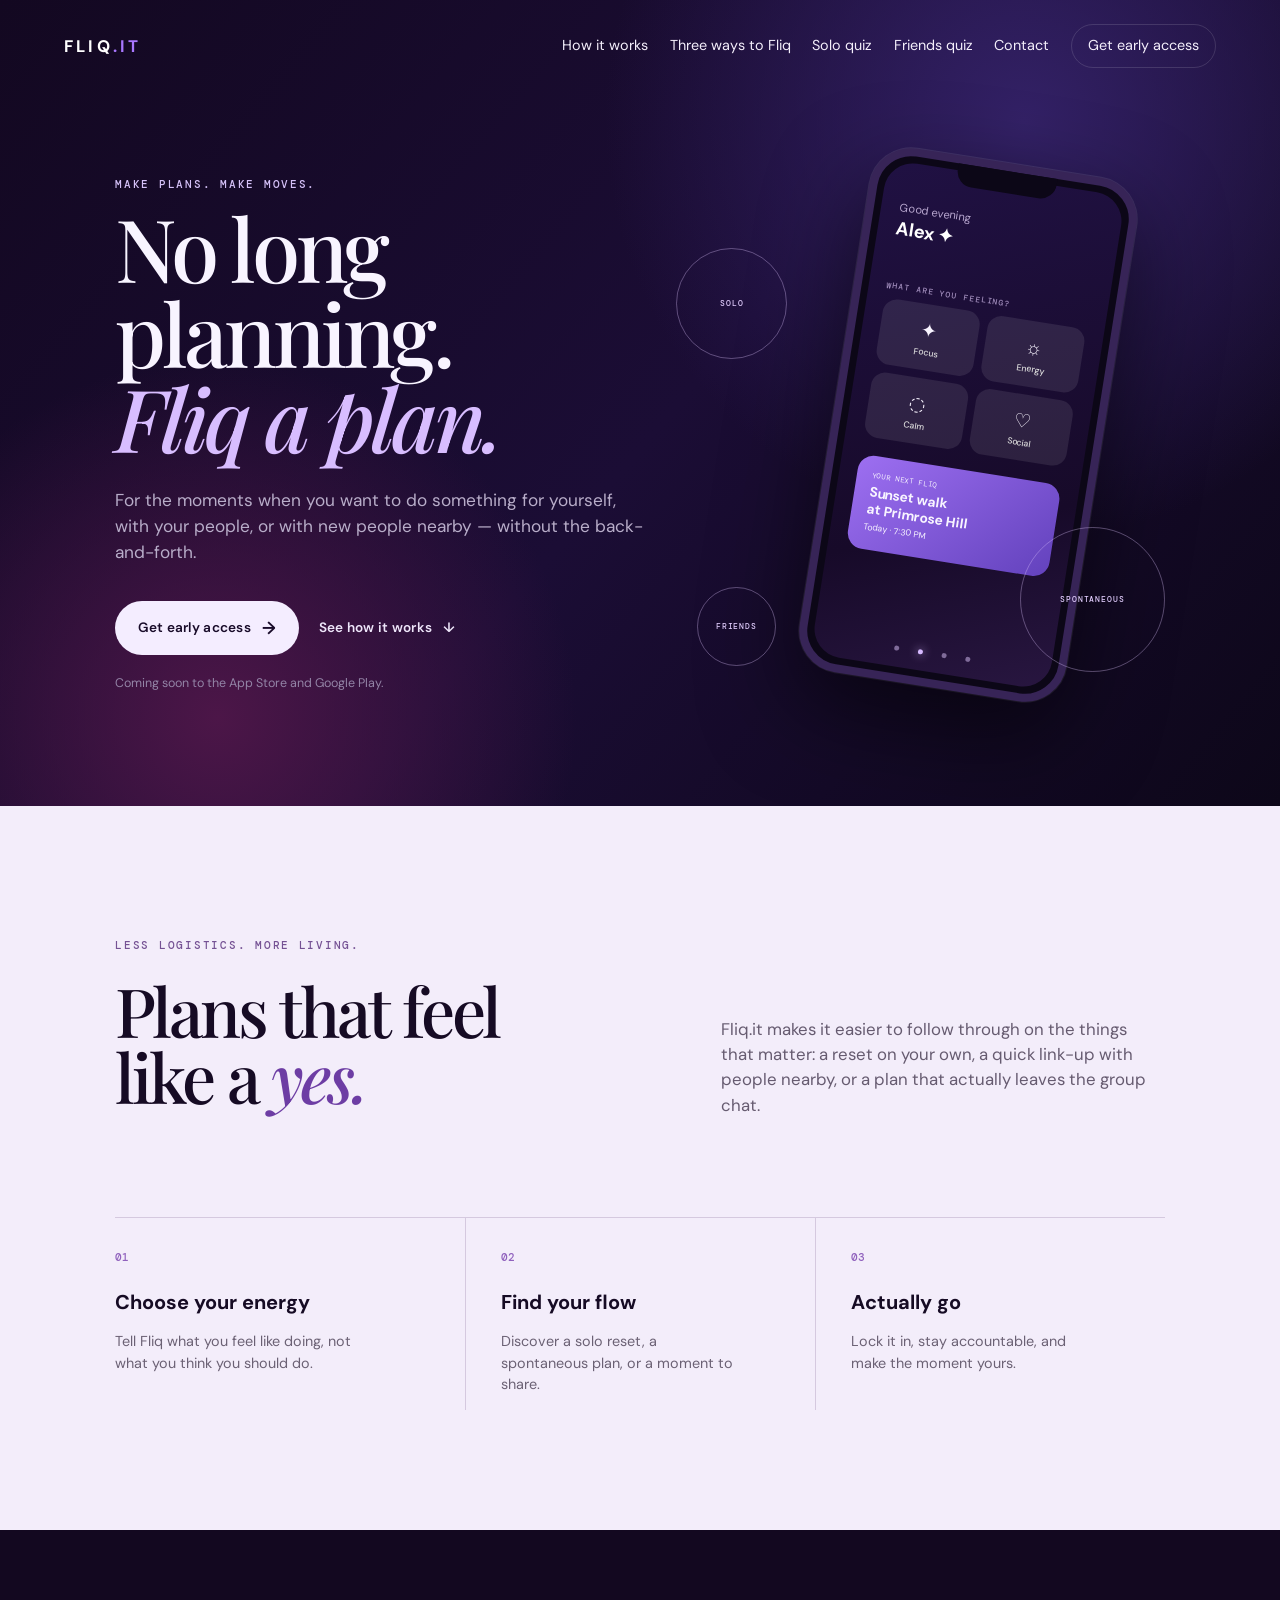
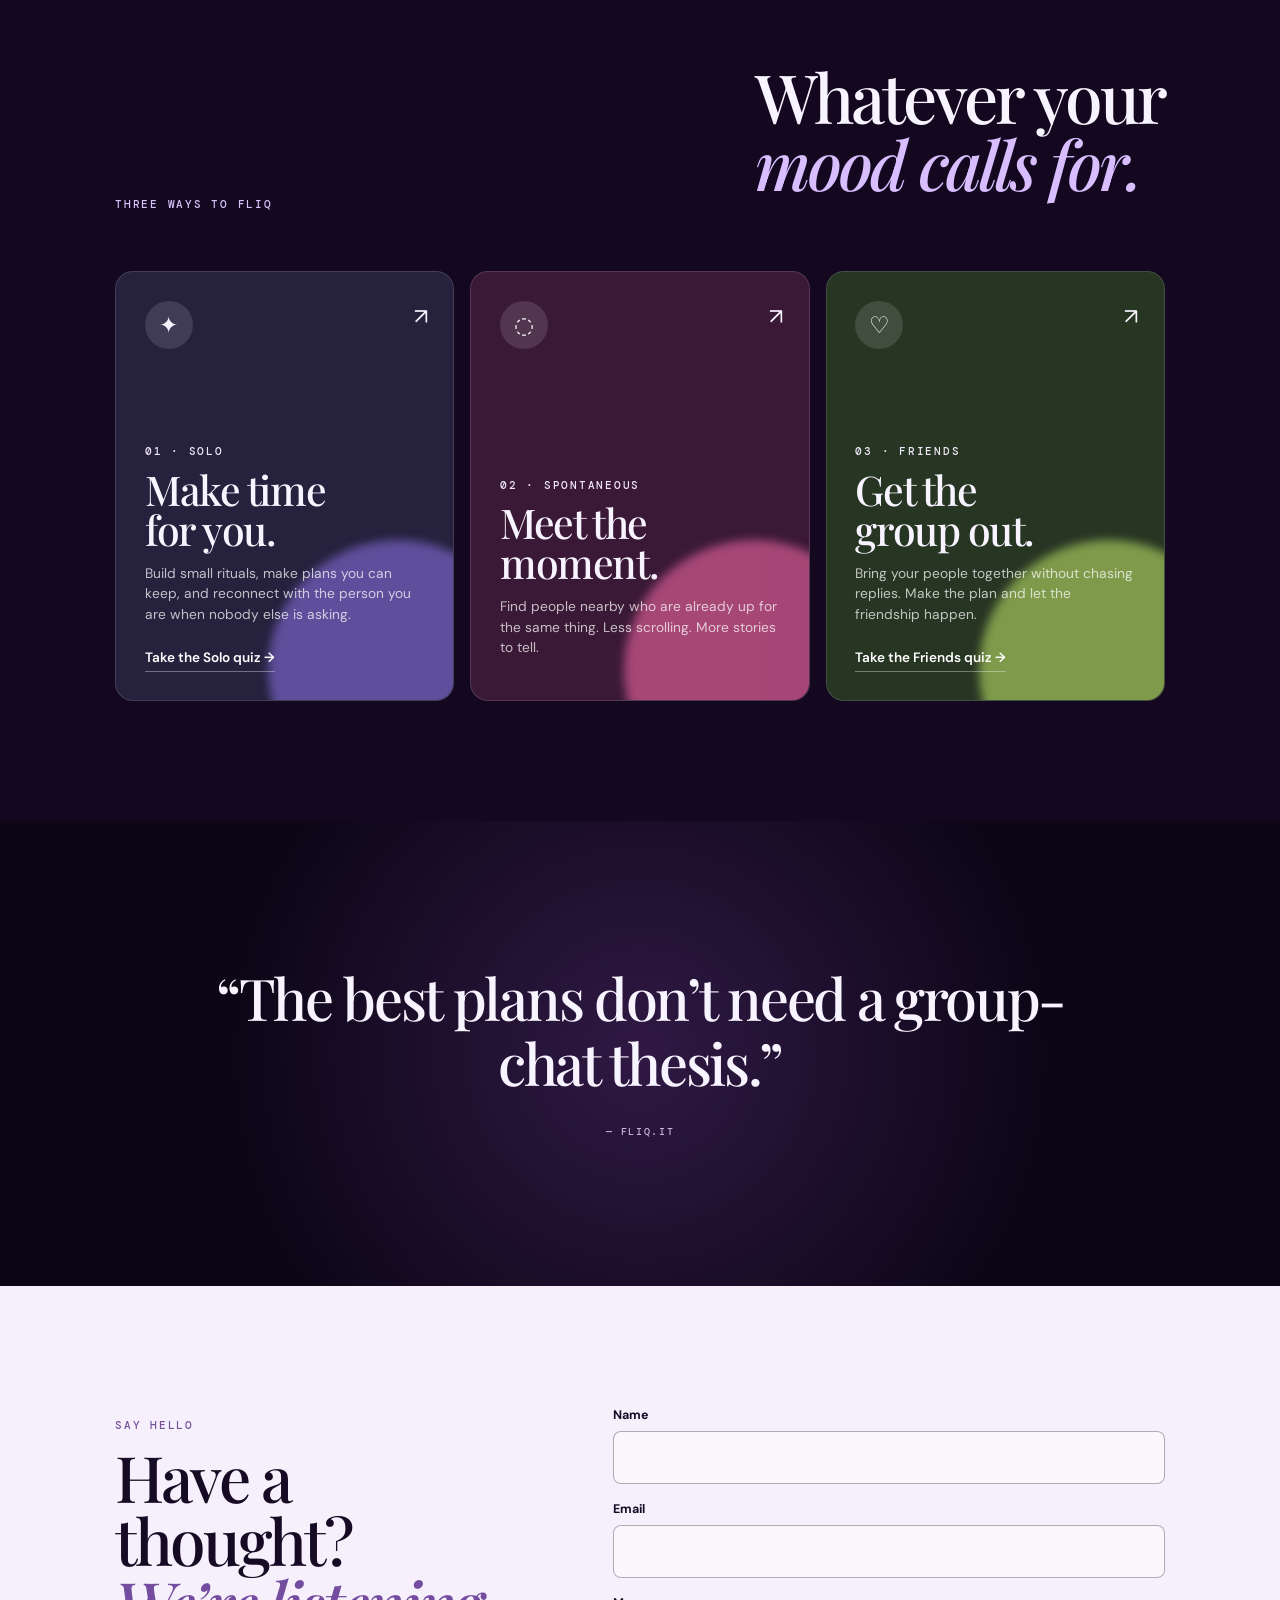
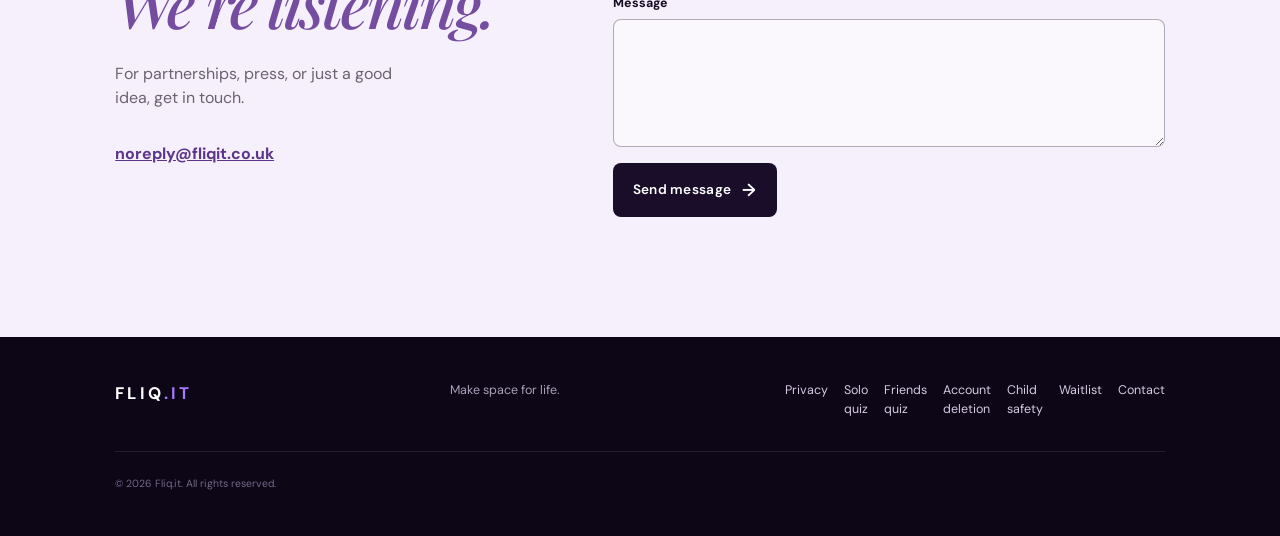
<file: index.html>
<!doctype html>
<html lang="en-GB">
<head>
  <meta charset="utf-8">
  <meta name="viewport" content="width=device-width, initial-scale=1">
  <meta name="description" content="Fliq.it helps you make space for yourself, meet people nearby, and make plans with friends — without the endless group chat.">
  <meta name="theme-color" content="#10002b">
  <title>Fliq.it — Fliq a plan</title>
  <link rel="icon" type="image/png" sizes="32x32" href="32×32-white.png">
  <link rel="stylesheet" href="styles.css">
</head>
<body>
  <a class="skip-link" href="#main">Skip to content</a>
  <header class="site-header">
    <a class="brand" href="#top" aria-label="Fliq.it home">FLIQ<span>.IT</span></a>
    <button class="menu-button" type="button" aria-expanded="false" aria-controls="site-nav">Menu</button>
    <nav id="site-nav" class="site-nav" aria-label="Main navigation">
      <a href="#how-it-works">How it works</a>
      <a href="#modes">Three ways to Fliq</a>
      <a href="/solo-quiz/">Solo quiz</a>
      <a href="/friends-quiz/">Friends quiz</a>
      <a href="#contact">Contact</a>
      <a class="nav-cta" href="/waitlist">Get early access</a>
    </nav>
  </header>

  <main id="main">
    <section id="top" class="hero">
      <div class="hero-glow hero-glow-one"></div>
      <div class="hero-glow hero-glow-two"></div>
      <div class="hero-copy">
        <p class="eyebrow">MAKE PLANS. MAKE MOVES.</p>
        <h1>No long planning.<br><em>Fliq a plan.</em></h1>
        <p class="hero-text">For the moments when you want to do something for yourself, with your people, or with new people nearby — without the back-and-forth.</p>
        <div class="hero-actions">
          <a class="button button-primary" href="/waitlist">Get early access <span aria-hidden="true">→</span></a>
          <a class="button button-text" href="#how-it-works">See how it works <span aria-hidden="true">↓</span></a>
        </div>
        <p class="hero-note">Coming soon to the App Store and Google Play.</p>
      </div>
      <div class="hero-art" aria-hidden="true">
        <div class="phone-shell">
          <div class="phone-notch"></div>
          <div class="screen">
            <div class="screen-top"><span>Good evening</span><strong>Alex ✦</strong></div>
            <p class="screen-label">WHAT ARE YOU FEELING?</p>
            <div class="mood-grid"><span>✦<small>Focus</small></span><span>☼<small>Energy</small></span><span>◌<small>Calm</small></span><span>♡<small>Social</small></span></div>
            <div class="mini-card"><p>YOUR NEXT FLIQ</p><strong>Sunset walk<br>at Primrose Hill</strong><span>Today · 7:30 PM</span></div>
            <div class="screen-nav"><i></i><i class="active"></i><i></i><i></i></div>
          </div>
        </div>
        <div class="orbit orbit-one">SOLO</div>
        <div class="orbit orbit-two">SPONTANEOUS</div>
        <div class="orbit orbit-three">FRIENDS</div>
      </div>
    </section>

    <section id="how-it-works" class="intro section">
      <p class="eyebrow">LESS LOGISTICS. MORE LIVING.</p>
      <div class="split-heading">
        <h2>Plans that feel<br>like a <em>yes.</em></h2>
        <p>Fliq.it makes it easier to follow through on the things that matter: a reset on your own, a quick link-up with people nearby, or a plan that actually leaves the group chat.</p>
      </div>
      <div class="steps">
        <article><span>01</span><h3>Choose your energy</h3><p>Tell Fliq what you feel like doing, not what you think you should do.</p></article>
        <article><span>02</span><h3>Find your flow</h3><p>Discover a solo reset, a spontaneous plan, or a moment to share.</p></article>
        <article><span>03</span><h3>Actually go</h3><p>Lock it in, stay accountable, and make the moment yours.</p></article>
      </div>
    </section>

    <section id="modes" class="modes section">
      <div class="section-heading"><p class="eyebrow">THREE WAYS TO FLIQ</p><h2>Whatever your<br><em>mood calls for.</em></h2></div>
      <div class="mode-grid">
        <article class="mode-card solo"><div class="mode-icon">✦</div><p class="card-kicker">01 · SOLO</p><h3>Make time<br>for you.</h3><p>Build small rituals, make plans you can keep, and reconnect with the person you are when nobody else is asking.</p><span class="card-arrow">↗</span><a class="mode-link" href="/solo-quiz/">Take the Solo quiz →</a></article>
        <article class="mode-card spontaneous"><div class="mode-icon">◌</div><p class="card-kicker">02 · SPONTANEOUS</p><h3>Meet the<br>moment.</h3><p>Find people nearby who are already up for the same thing. Less scrolling. More stories to tell.</p><span class="card-arrow">↗</span></article>
        <article class="mode-card friends"><div class="mode-icon">♡</div><p class="card-kicker">03 · FRIENDS</p><h3>Get the<br>group out.</h3><p>Bring your people together without chasing replies. Make the plan and let the friendship happen.</p><span class="card-arrow">↗</span><a class="mode-link" href="/friends-quiz/">Take the Friends quiz →</a></article>
      </div>
    </section>

    <section class="quote-section section"><p>“The best plans don’t need a group-chat thesis.”</p><span>— FLIQ.IT</span></section>

    <section id="contact" class="contact section">
      <div class="contact-copy"><p class="eyebrow">SAY HELLO</p><h2>Have a thought?<br><em>We’re listening.</em></h2><p>For partnerships, press, or just a good idea, get in touch.</p><a href="mailto:noreply@fliqit.co.uk">noreply@fliqit.co.uk</a></div>
      <form id="contact-form" class="contact-form">
        <label>Name<input name="name" type="text" autocomplete="name" required></label>
        <label>Email<input name="contact-email" type="email" autocomplete="email" required></label>
        <label>Message<textarea name="message" rows="5" required></textarea></label>
        <button class="button button-primary" type="submit">Send message <span aria-hidden="true">→</span></button>
      </form>
    </section>
  </main>

  <footer><a class="brand" href="#top">FLIQ<span>.IT</span></a><p>Make space for life.</p><nav aria-label="Footer navigation"><a href="https://app.termly.io/policy-viewer/policy.html?policyUUID=1be56505-1192-4bec-8f0f-e5f7b94464ea">Privacy</a><a href="/solo-quiz/">Solo quiz</a><a href="/friends-quiz/">Friends quiz</a><a href="/account-deletion">Account deletion</a><a href="/child-safety">Child safety</a><a href="/waitlist">Waitlist</a><a href="#contact">Contact</a></nav><small>© <span id="year"></span> Fliq.it. All rights reserved.</small></footer>
  <script src="script.js"></script>
</body>
</html>
</file>
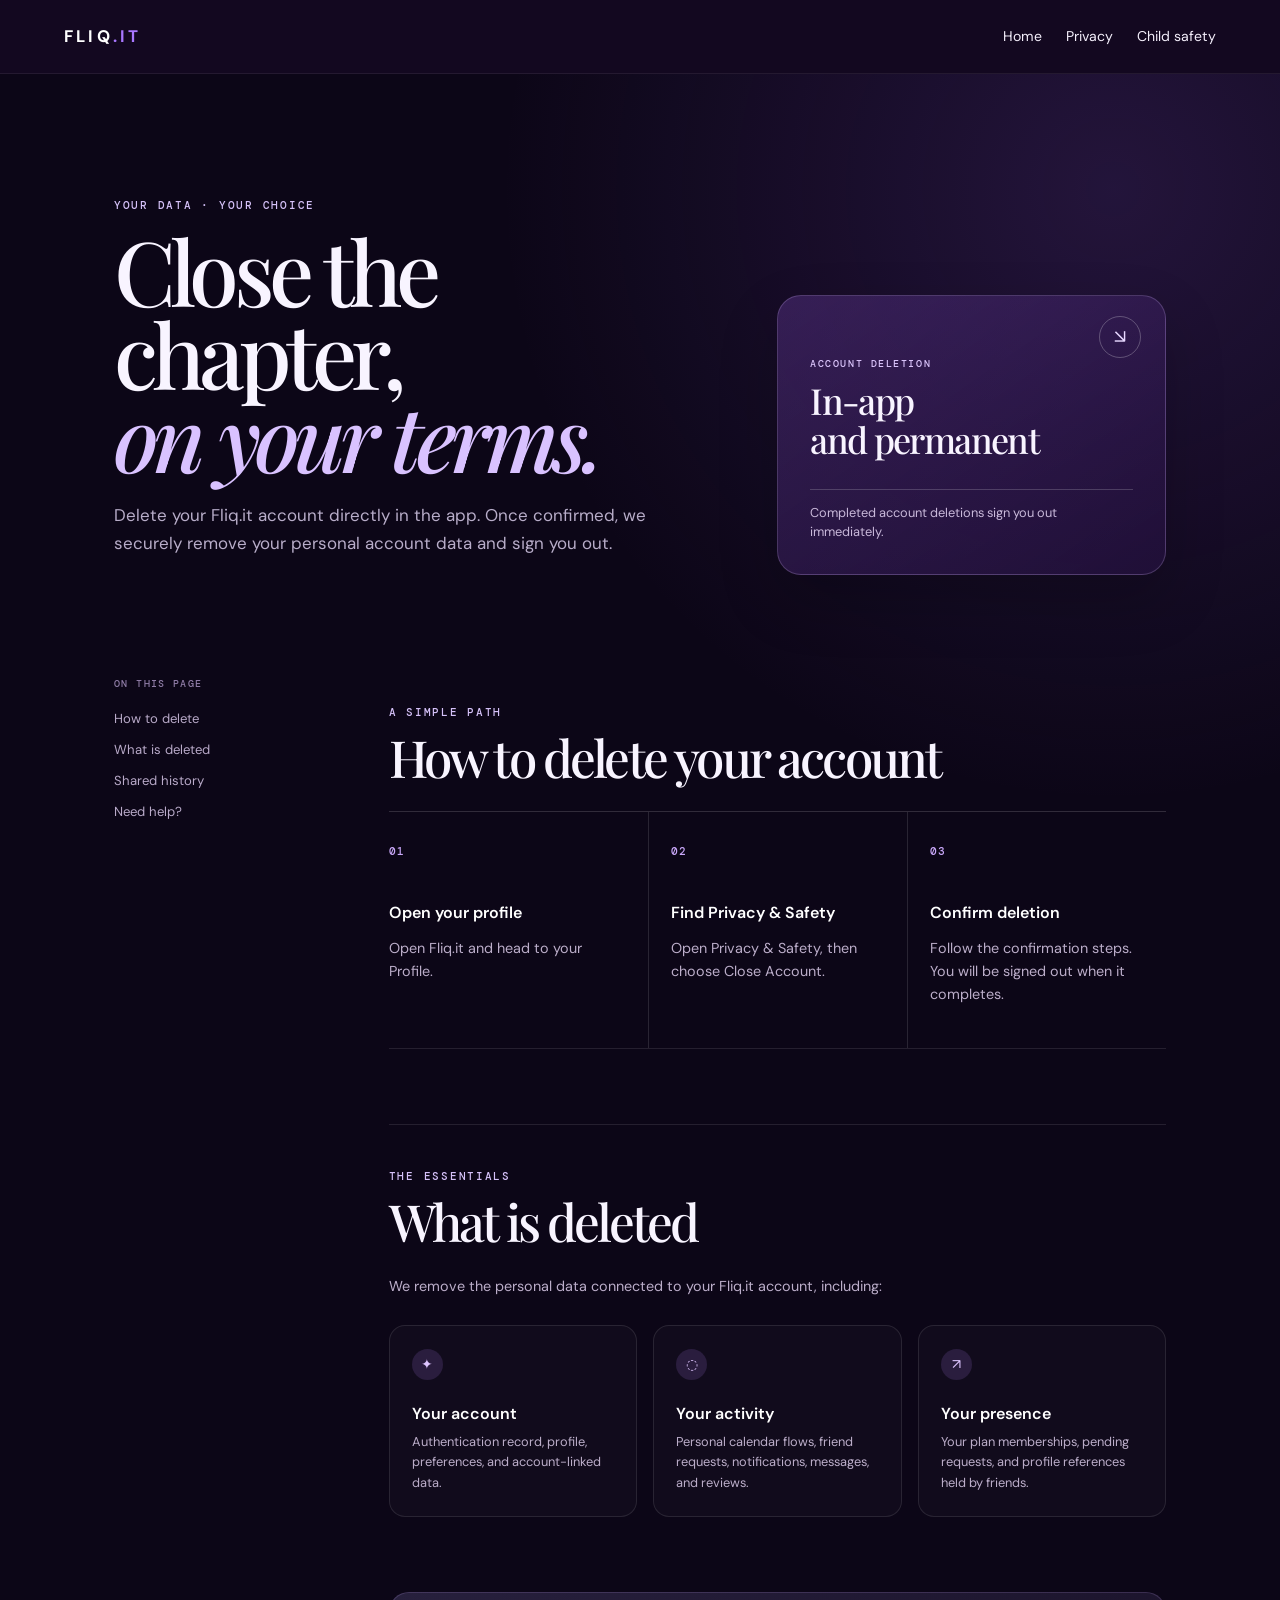
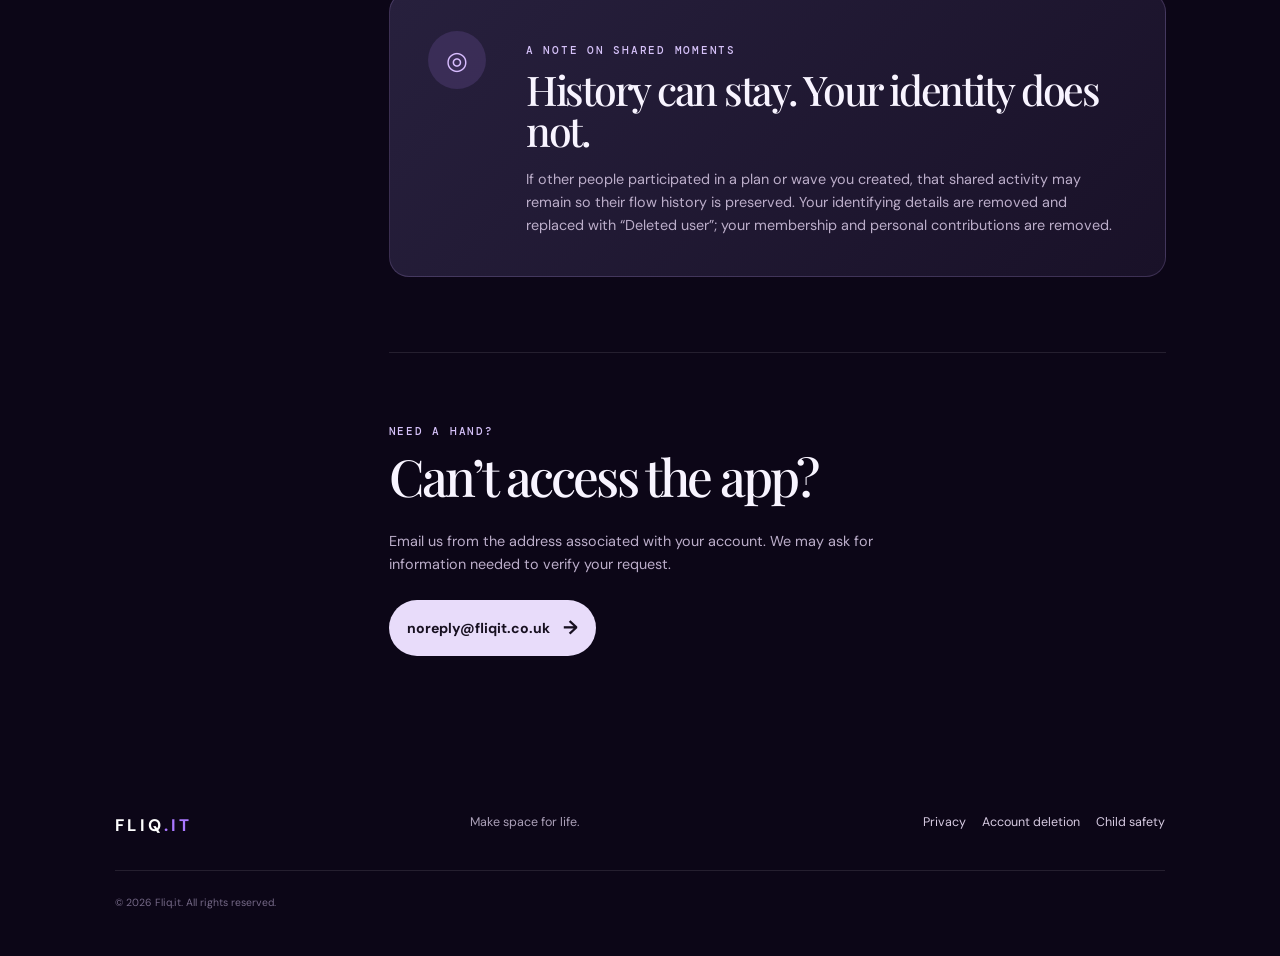
<file: account-deletion/index.html>
<!doctype html>
<html lang="en-GB">

<head>
    <meta charset="utf-8">
    <meta name="viewport" content="width=device-width,initial-scale=1">
    <meta name="theme-color" content="#10002b">
    <title>Account deletion — Fliq.it</title>
    <link rel="icon" type="image/png" sizes="32x32" href="/32×32-white.png">
    <link rel="stylesheet" href="/styles.css">
    <link rel="stylesheet" href="/account-deletion.css">
</head>

<body>
    <a class="skip-link" href="#main">Skip to content</a>
    <header class="site-header legal-header"><a class="brand" href="/">FLIQ<span>.IT</span></a>
        <nav class="legal-nav" aria-label="Legal navigation"><a href="/">Home</a><a
                href="https://app.termly.io/policy-viewer/policy.html?policyUUID=1be56505-1192-4bec-8f0f-e5f7b94464ea">Privacy</a><a href="/child-safety">Child safety</a></nav>
    </header>
    <main id="main" class="deletion-page">
        <section class="deletion-hero">
            <div class="deletion-hero-copy">
                <p class="eyebrow">YOUR DATA · YOUR CHOICE</p>
                <h1>Close the chapter,<br><em>on your terms.</em></h1>
                <p>Delete your Fliq.it account directly in the app. Once confirmed, we securely remove your personal
                    account data and sign you out.</p>
            </div>
            <div class="deletion-hero-status" aria-label="Account deletion summary">
                <span class="status-orb">↘</span>
                <p class="status-label">ACCOUNT DELETION</p>
                <strong>In-app<br>and permanent</strong>
                <span class="status-divider"></span>
                <p>Completed account deletions sign you out immediately.</p>
            </div>
        </section>

        <section class="deletion-main">
            <aside class="deletion-aside">
                <p>ON THIS PAGE</p>
                <a href="#delete-steps">How to delete</a>
                <a href="#data-deleted">What is deleted</a>
                <a href="#shared-history">Shared history</a>
                <a href="#deletion-help">Need help?</a>
            </aside>

            <div class="deletion-content">
                <section id="delete-steps" class="deletion-section">
                    <p class="eyebrow">A SIMPLE PATH</p>
                    <h2>How to delete your account</h2>
                    <div class="deletion-steps">
                        <article><span>01</span><h3>Open your profile</h3><p>Open Fliq.it and head to your Profile.</p></article>
                        <article><span>02</span><h3>Find Privacy &amp; Safety</h3><p>Open Privacy &amp; Safety, then choose Close Account.</p></article>
                        <article><span>03</span><h3>Confirm deletion</h3><p>Follow the confirmation steps. You will be signed out when it completes.</p></article>
                    </div>
                </section>

                <section id="data-deleted" class="deletion-section deletion-section-line">
                    <p class="eyebrow">THE ESSENTIALS</p>
                    <h2>What is deleted</h2>
                    <p class="deletion-lead">We remove the personal data connected to your Fliq.it account, including:</p>
                    <div class="deletion-data-grid">
                        <div><span>✦</span><h3>Your account</h3><p>Authentication record, profile, preferences, and account-linked data.</p></div>
                        <div><span>◌</span><h3>Your activity</h3><p>Personal calendar flows, friend requests, notifications, messages, and reviews.</p></div>
                        <div><span>↗</span><h3>Your presence</h3><p>Your plan memberships, pending requests, and profile references held by friends.</p></div>
                    </div>
                </section>

                <section id="shared-history" class="shared-history">
                    <div class="shared-history-mark">◎</div>
                    <div><p class="eyebrow">A NOTE ON SHARED MOMENTS</p><h2>History can stay. Your identity does not.</h2>
                        <p>If other people participated in a plan or wave you created, that shared activity may remain so their flow history is preserved. Your identifying details are removed and replaced with “Deleted user”; your membership and personal contributions are removed.</p>
                    </div>
                </section>

                <section id="deletion-help" class="deletion-help">
                    <p class="eyebrow">NEED A HAND?</p>
                    <h2>Can’t access the app?</h2>
                    <p>Email us from the address associated with your account. We may ask for information needed to verify your request.</p>
                    <a class="deletion-email" href="mailto:noreply@fliqit.co.uk?subject=Account%20deletion%20request">noreply@fliqit.co.uk <span>→</span></a>
                </section>
            </div>
        </section>
    </main>
    <footer><a class="brand" href="/">FLIQ<span>.IT</span></a>
        <p>Make space for life.</p>
        <nav><a href="https://app.termly.io/policy-viewer/policy.html?policyUUID=1be56505-1192-4bec-8f0f-e5f7b94464ea">Privacy</a><a href="/account-deletion">Account deletion</a><a href="/child-safety">Child safety</a></nav><small>© <span
                id="year"></span> Fliq.it. All rights reserved.</small>
    </footer>
    <script src="/script.js"></script>
</body>

</html>
</file>
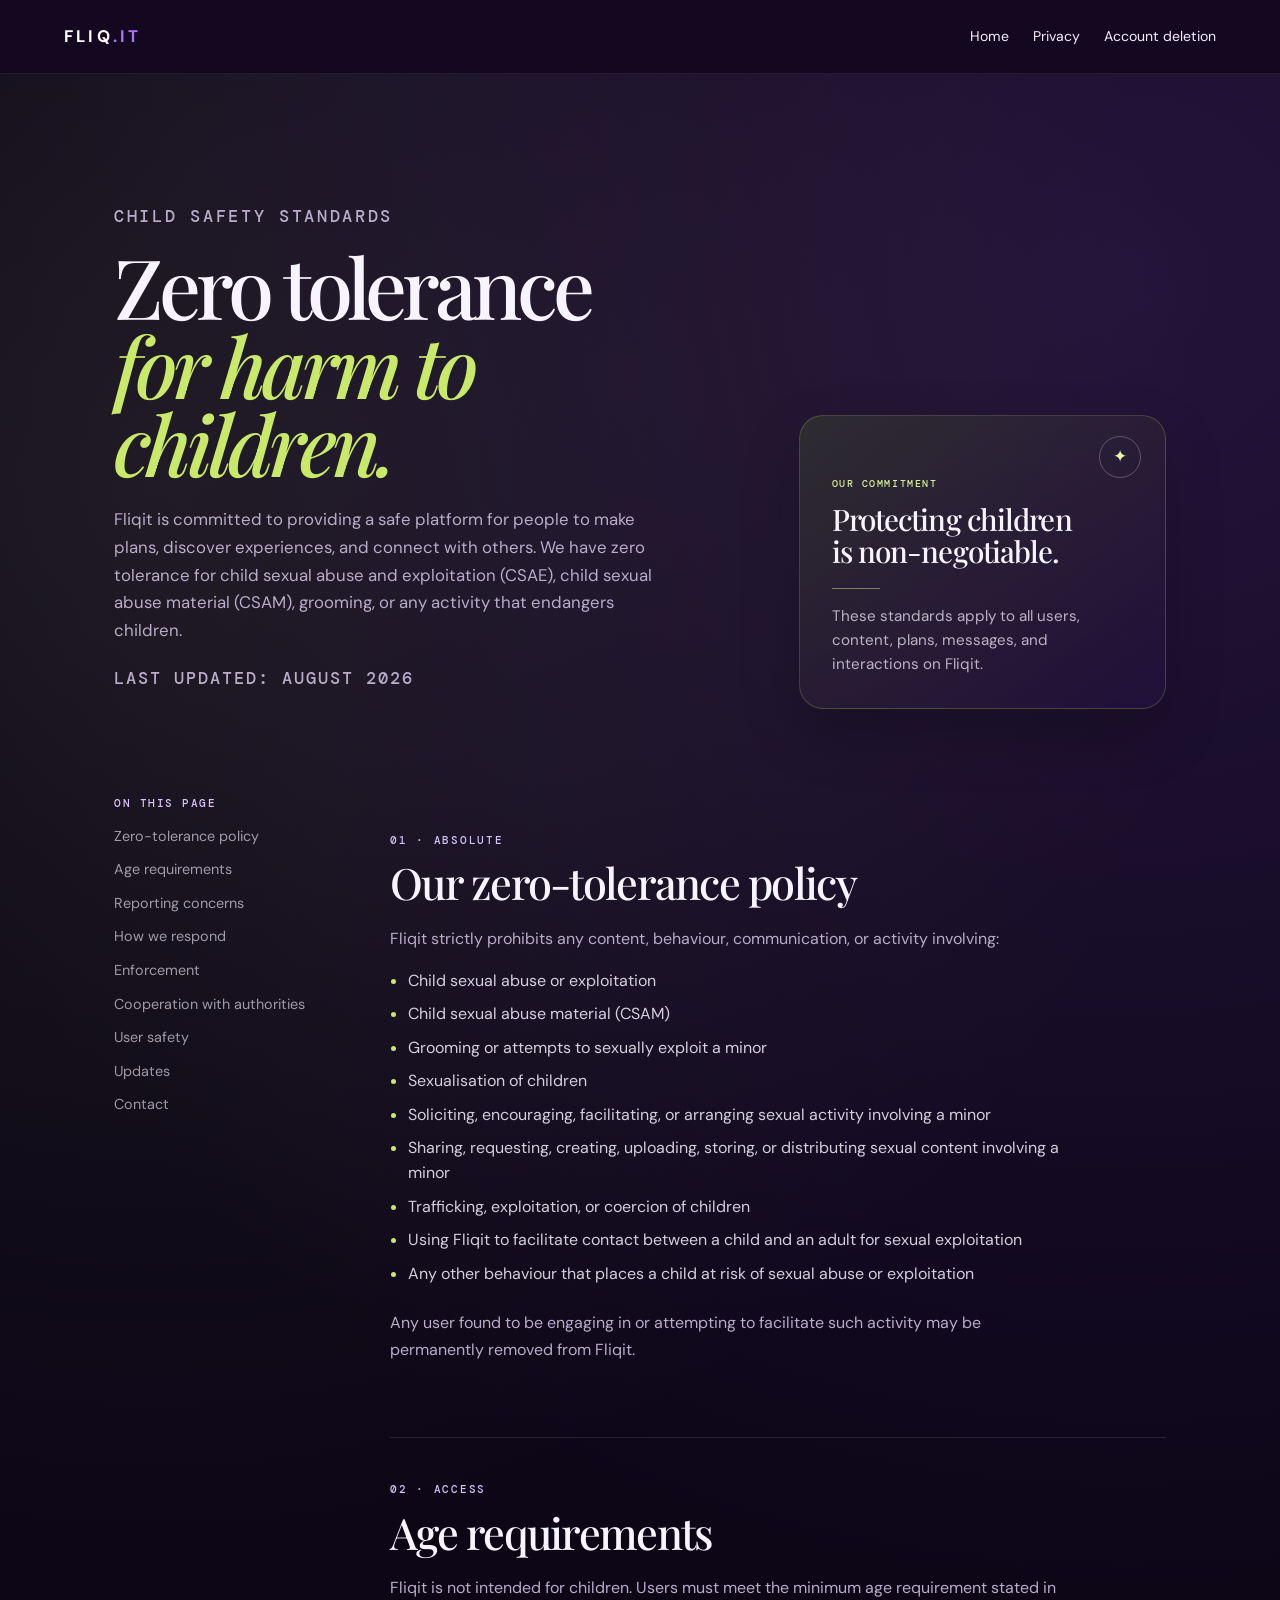
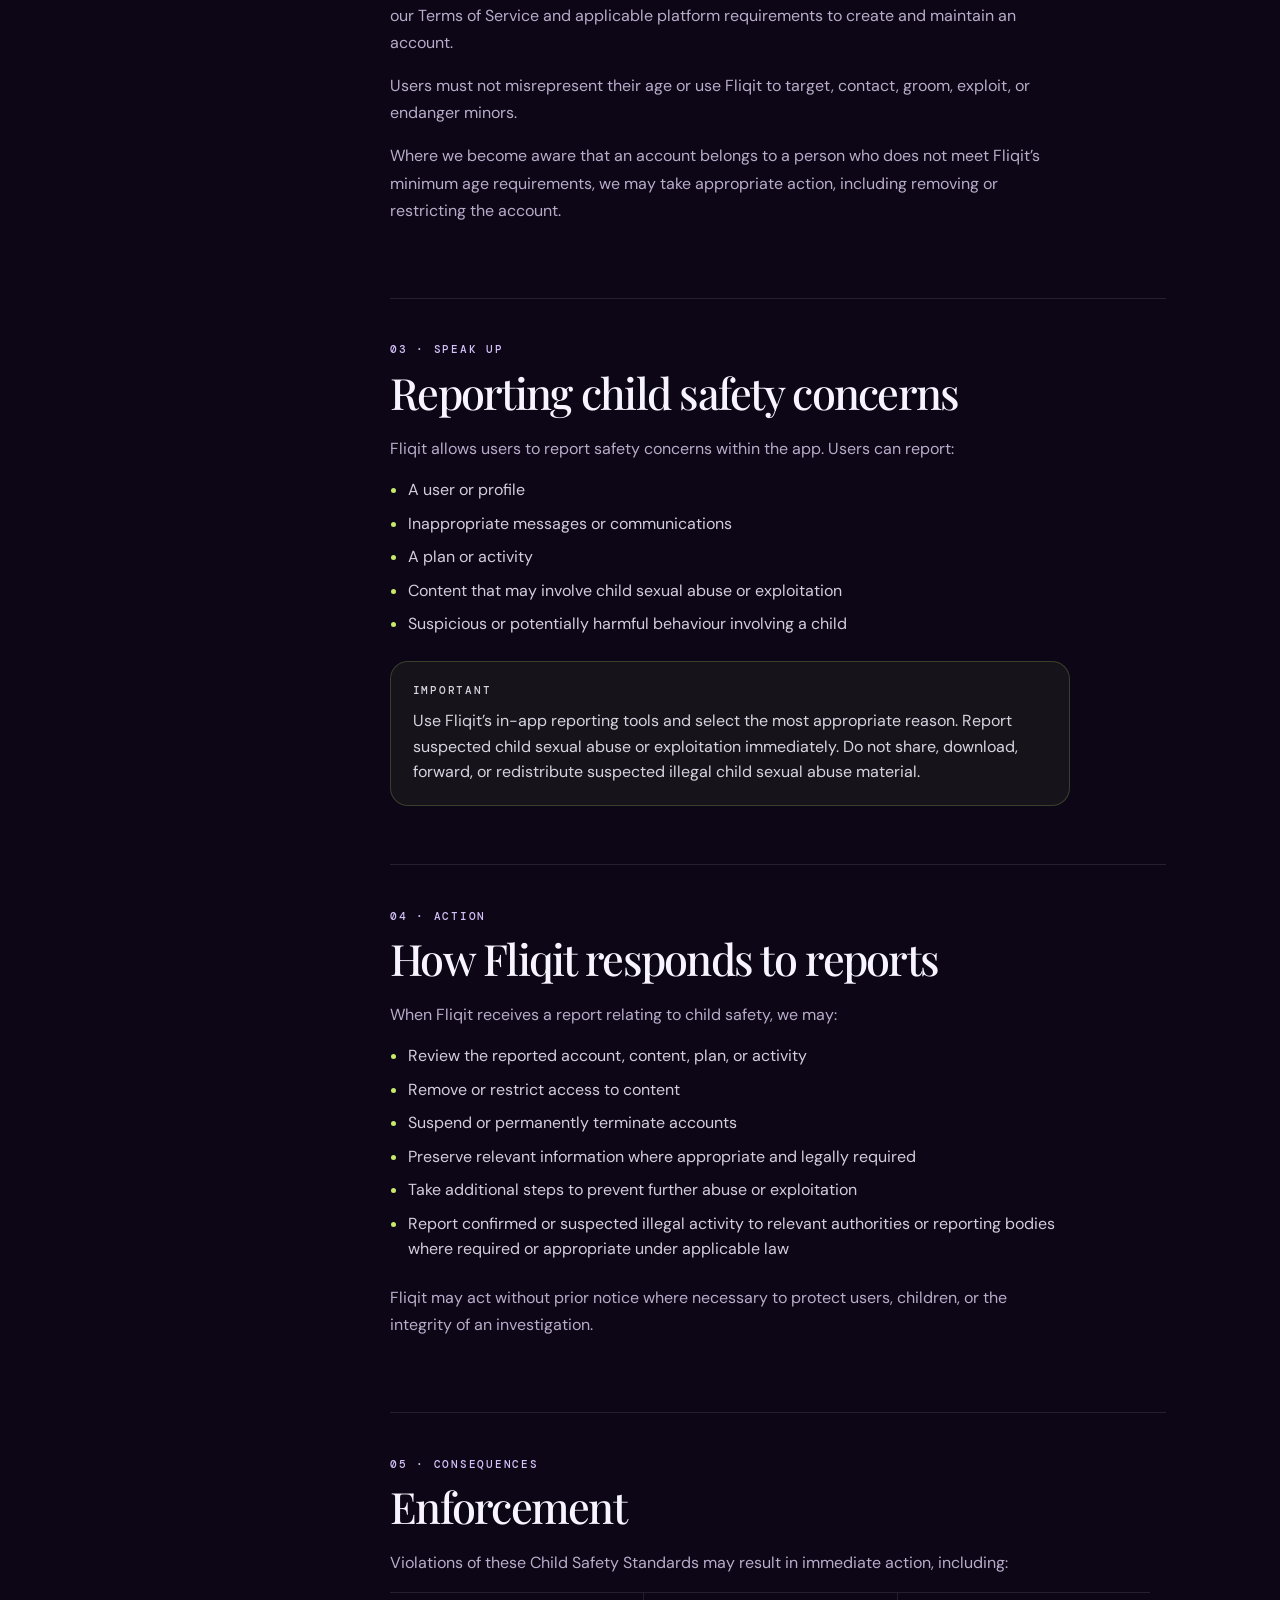
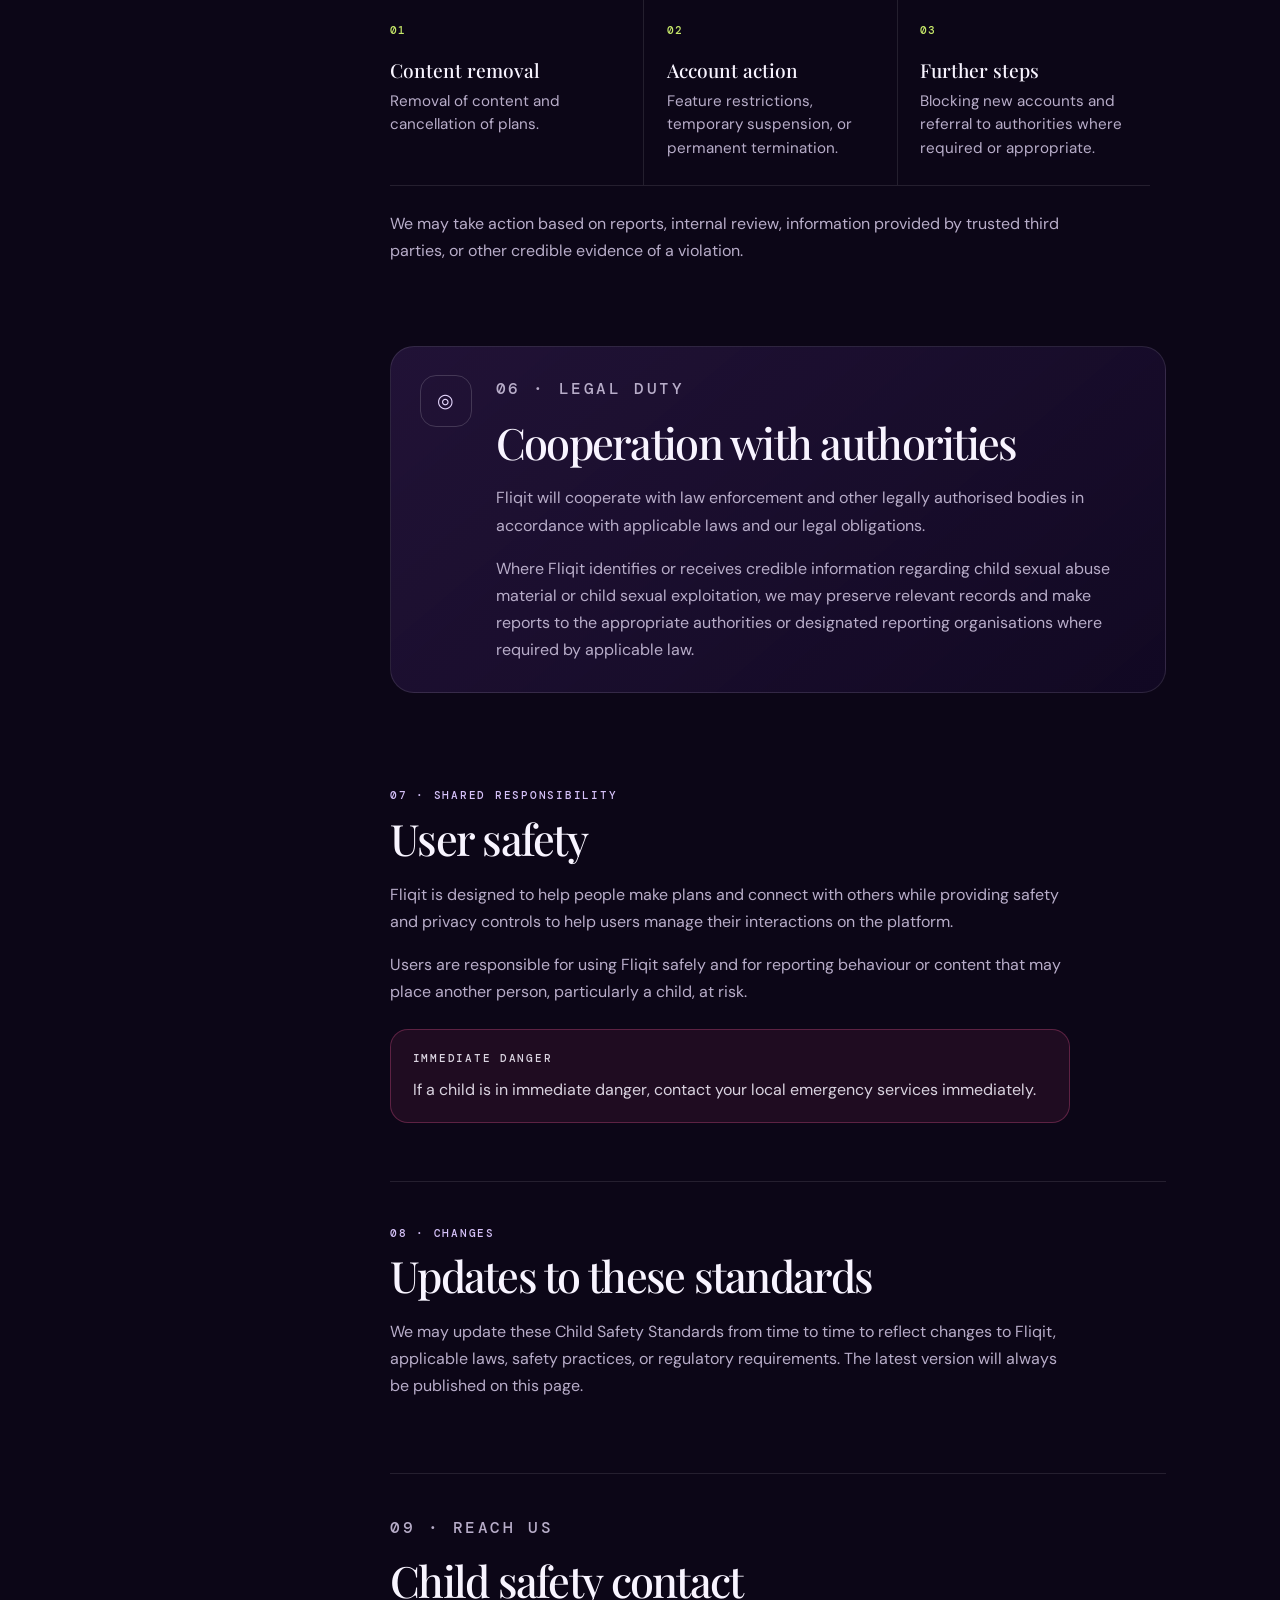
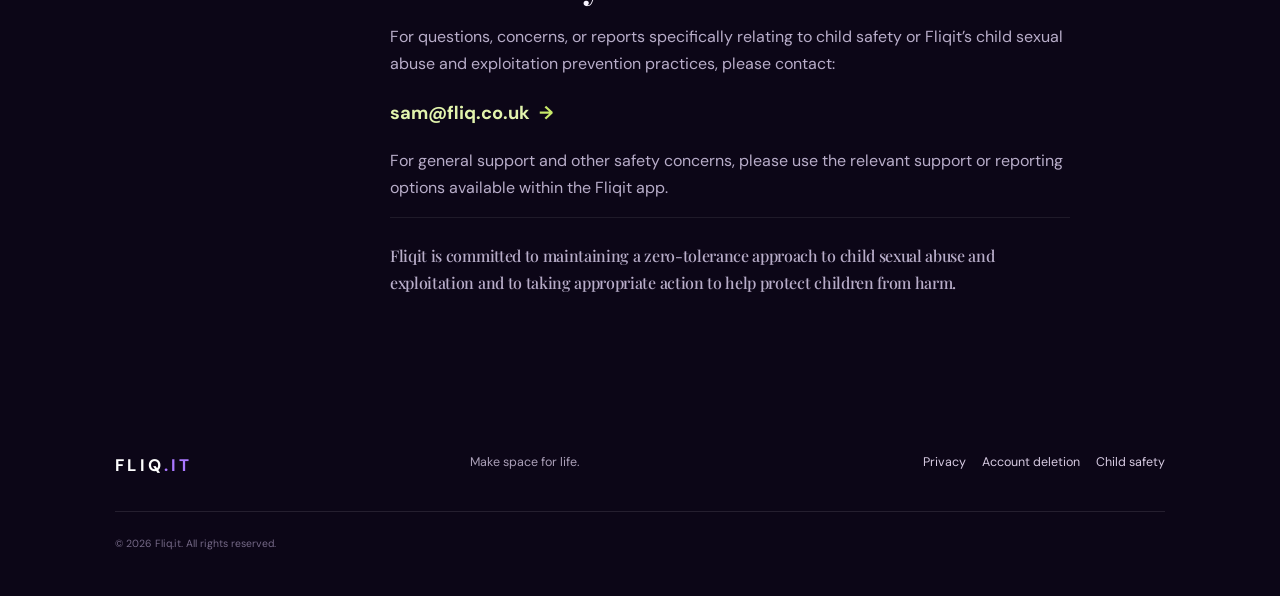
<file: child-safety/index.html>
<!doctype html>
<html lang="en-GB">
<head>
    <meta charset="utf-8">
    <meta name="viewport" content="width=device-width,initial-scale=1">
    <meta name="theme-color" content="#10002b">
    <meta name="description" content="Fliqit Child Safety Standards — our zero-tolerance policy against child sexual abuse and exploitation (CSAE), CSAM, grooming, and related harms.">
    <title>Child Safety Standards — Fliq.it</title>
    <link rel="icon" type="image/png" sizes="32x32" href="/32×32-white.png">
    <link rel="stylesheet" href="/styles.css">
    <link rel="stylesheet" href="/child-safety.css">
</head>
<body>
    <a class="skip-link" href="#main">Skip to content</a>
    <header class="site-header legal-header">
        <a class="brand" href="/">FLIQ<span>.IT</span></a>
        <nav class="legal-nav" aria-label="Legal navigation">
            <a href="/">Home</a>
            <a href="/privacy">Privacy</a>
            <a href="/account-deletion">Account deletion</a>
        </nav>
    </header>

    <main id="main" class="safety-page">
        <section class="safety-hero">
            <div class="safety-hero-copy">
                <p class="eyebrow">CHILD SAFETY STANDARDS</p>
                <h1>Zero tolerance<br><em>for harm to children.</em></h1>
                <p>Fliqit is committed to providing a safe platform for people to make plans, discover experiences, and connect with others. We have zero tolerance for child sexual abuse and exploitation (CSAE), child sexual abuse material (CSAM), grooming, or any activity that endangers children.</p>
                <p class="safety-updated">Last updated: August 2026</p>
            </div>
            <div class="safety-hero-card" aria-label="Child safety commitment">
                <span class="safety-shield">✦</span>
                <p class="safety-card-label">OUR COMMITMENT</p>
                <strong>Protecting children<br>is non-negotiable.</strong>
                <span class="safety-card-line"></span>
                <p>These standards apply to all users, content, plans, messages, and interactions on Fliqit.</p>
            </div>
        </section>

        <section class="safety-main">
            <aside class="safety-aside">
                <p>ON THIS PAGE</p>
                <a href="#zero-tolerance">Zero-tolerance policy</a>
                <a href="#age">Age requirements</a>
                <a href="#reporting">Reporting concerns</a>
                <a href="#response">How we respond</a>
                <a href="#enforcement">Enforcement</a>
                <a href="#authorities">Cooperation with authorities</a>
                <a href="#user-safety">User safety</a>
                <a href="#updates">Updates</a>
                <a href="#contact">Contact</a>
            </aside>

            <div class="safety-content">
                <section id="zero-tolerance" class="safety-section">
                    <p class="eyebrow">01 · ABSOLUTE</p>
                    <h2>Our zero-tolerance policy</h2>
                    <p class="safety-lead">Fliqit strictly prohibits any content, behaviour, communication, or activity involving:</p>
                    <ul class="safety-list">
                        <li>Child sexual abuse or exploitation</li>
                        <li>Child sexual abuse material (CSAM)</li>
                        <li>Grooming or attempts to sexually exploit a minor</li>
                        <li>Sexualisation of children</li>
                        <li>Soliciting, encouraging, facilitating, or arranging sexual activity involving a minor</li>
                        <li>Sharing, requesting, creating, uploading, storing, or distributing sexual content involving a minor</li>
                        <li>Trafficking, exploitation, or coercion of children</li>
                        <li>Using Fliqit to facilitate contact between a child and an adult for sexual exploitation</li>
                        <li>Any other behaviour that places a child at risk of sexual abuse or exploitation</li>
                    </ul>
                    <p class="safety-body">Any user found to be engaging in or attempting to facilitate such activity may be permanently removed from Fliqit.</p>
                </section>

                <section id="age" class="safety-section safety-section-line">
                    <p class="eyebrow">02 · ACCESS</p>
                    <h2>Age requirements</h2>
                    <p class="safety-body">Fliqit is not intended for children. Users must meet the minimum age requirement stated in our Terms of Service and applicable platform requirements to create and maintain an account.</p>
                    <p class="safety-body">Users must not misrepresent their age or use Fliqit to target, contact, groom, exploit, or endanger minors.</p>
                    <p class="safety-body">Where we become aware that an account belongs to a person who does not meet Fliqit’s minimum age requirements, we may take appropriate action, including removing or restricting the account.</p>
                </section>

                <section id="reporting" class="safety-section safety-section-line">
                    <p class="eyebrow">03 · SPEAK UP</p>
                    <h2>Reporting child safety concerns</h2>
                    <p class="safety-lead">Fliqit allows users to report safety concerns within the app. Users can report:</p>
                    <ul class="safety-list">
                        <li>A user or profile</li>
                        <li>Inappropriate messages or communications</li>
                        <li>A plan or activity</li>
                        <li>Content that may involve child sexual abuse or exploitation</li>
                        <li>Suspicious or potentially harmful behaviour involving a child</li>
                    </ul>
                    <div class="safety-callout">
                        <p class="eyebrow">IMPORTANT</p>
                        <p>Use Fliqit’s in-app reporting tools and select the most appropriate reason. Report suspected child sexual abuse or exploitation immediately. Do not share, download, forward, or redistribute suspected illegal child sexual abuse material.</p>
                    </div>
                </section>

                <section id="response" class="safety-section safety-section-line">
                    <p class="eyebrow">04 · ACTION</p>
                    <h2>How Fliqit responds to reports</h2>
                    <p class="safety-lead">When Fliqit receives a report relating to child safety, we may:</p>
                    <ul class="safety-list">
                        <li>Review the reported account, content, plan, or activity</li>
                        <li>Remove or restrict access to content</li>
                        <li>Suspend or permanently terminate accounts</li>
                        <li>Preserve relevant information where appropriate and legally required</li>
                        <li>Take additional steps to prevent further abuse or exploitation</li>
                        <li>Report confirmed or suspected illegal activity to relevant authorities or reporting bodies where required or appropriate under applicable law</li>
                    </ul>
                    <p class="safety-body">Fliqit may act without prior notice where necessary to protect users, children, or the integrity of an investigation.</p>
                </section>

                <section id="enforcement" class="safety-section safety-section-line">
                    <p class="eyebrow">05 · CONSEQUENCES</p>
                    <h2>Enforcement</h2>
                    <p class="safety-lead">Violations of these Child Safety Standards may result in immediate action, including:</p>
                    <div class="safety-grid">
                        <article><span>01</span><h3>Content removal</h3><p>Removal of content and cancellation of plans.</p></article>
                        <article><span>02</span><h3>Account action</h3><p>Feature restrictions, temporary suspension, or permanent termination.</p></article>
                        <article><span>03</span><h3>Further steps</h3><p>Blocking new accounts and referral to authorities where required or appropriate.</p></article>
                    </div>
                    <p class="safety-body">We may take action based on reports, internal review, information provided by trusted third parties, or other credible evidence of a violation.</p>
                </section>

                <section id="authorities" class="safety-panel">
                    <div class="safety-panel-mark">◎</div>
                    <div>
                        <p class="eyebrow">06 · LEGAL DUTY</p>
                        <h2>Cooperation with authorities</h2>
                        <p>Fliqit will cooperate with law enforcement and other legally authorised bodies in accordance with applicable laws and our legal obligations.</p>
                        <p>Where Fliqit identifies or receives credible information regarding child sexual abuse material or child sexual exploitation, we may preserve relevant records and make reports to the appropriate authorities or designated reporting organisations where required by applicable law.</p>
                    </div>
                </section>

                <section id="user-safety" class="safety-section">
                    <p class="eyebrow">07 · SHARED RESPONSIBILITY</p>
                    <h2>User safety</h2>
                    <p class="safety-body">Fliqit is designed to help people make plans and connect with others while providing safety and privacy controls to help users manage their interactions on the platform.</p>
                    <p class="safety-body">Users are responsible for using Fliqit safely and for reporting behaviour or content that may place another person, particularly a child, at risk.</p>
                    <div class="safety-emergency">
                        <p class="eyebrow">IMMEDIATE DANGER</p>
                        <p>If a child is in immediate danger, contact your local emergency services immediately.</p>
                    </div>
                </section>

                <section id="updates" class="safety-section safety-section-line">
                    <p class="eyebrow">08 · CHANGES</p>
                    <h2>Updates to these standards</h2>
                    <p class="safety-body">We may update these Child Safety Standards from time to time to reflect changes to Fliqit, applicable laws, safety practices, or regulatory requirements. The latest version will always be published on this page.</p>
                </section>

                <section id="contact" class="safety-contact-block">
                    <p class="eyebrow">09 · REACH US</p>
                    <h2>Child safety contact</h2>
                    <p>For questions, concerns, or reports specifically relating to child safety or Fliqit’s child sexual abuse and exploitation prevention practices, please contact:</p>
                    <a class="safety-email" href="mailto:sam@fliq.co.uk?subject=Child%20safety%20enquiry">sam@fliq.co.uk <span>→</span></a>
                    <p class="safety-contact-note">For general support and other safety concerns, please use the relevant support or reporting options available within the Fliqit app.</p>
                    <p class="safety-closing">Fliqit is committed to maintaining a zero-tolerance approach to child sexual abuse and exploitation and to taking appropriate action to help protect children from harm.</p>
                </section>
            </div>
        </section>
    </main>

    <footer>
        <a class="brand" href="/">FLIQ<span>.IT</span></a>
        <p>Make space for life.</p>
        <nav>
            <a href="https://app.termly.io/policy-viewer/policy.html?policyUUID=1be56505-1192-4bec-8f0f-e5f7b94464ea">Privacy</a>
            <a href="/account-deletion">Account deletion</a>
            <a href="/child-safety">Child safety</a>
        </nav>
        <small>© <span id="year"></span> Fliq.it. All rights reserved.</small>
    </footer>
    <script src="/script.js"></script>
</body>
</html>
</file>
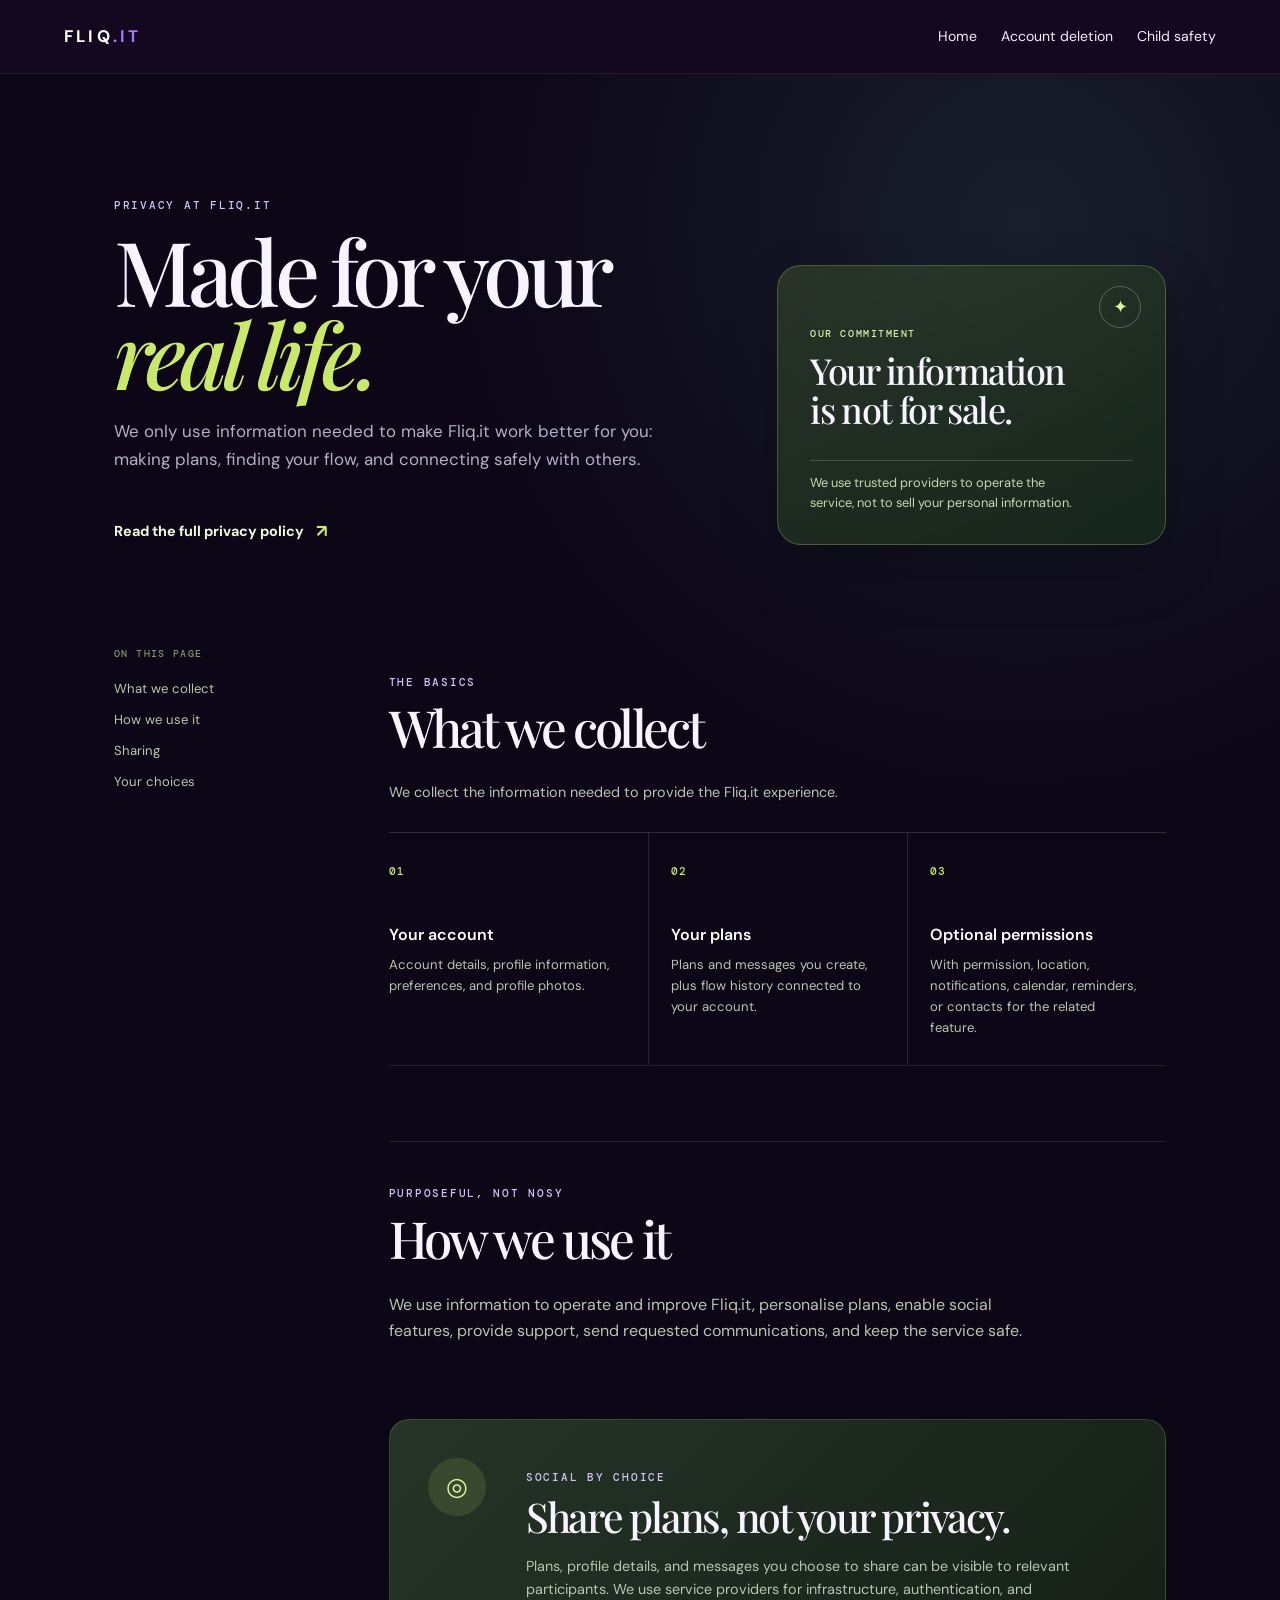
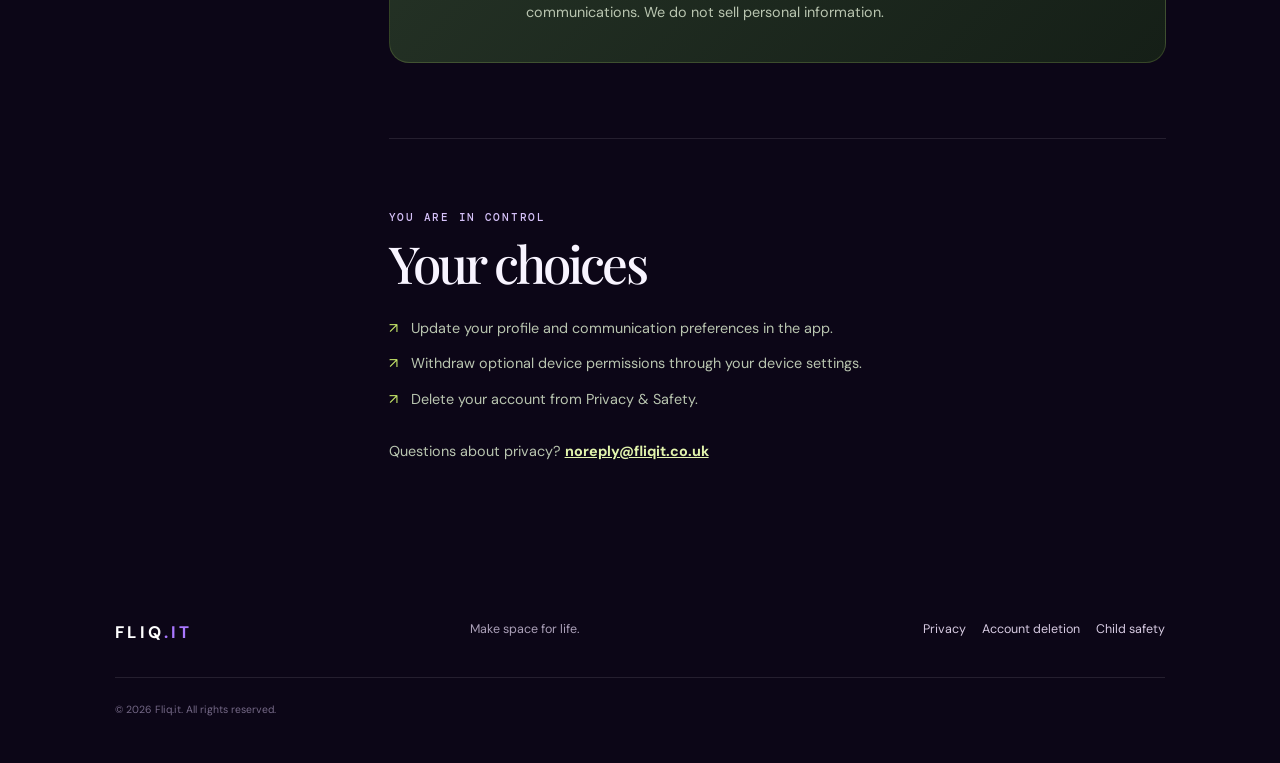
<file: privacy/index.html>
<!doctype html>
<html lang="en-GB">
<head>
    <meta charset="utf-8">
    <meta name="viewport" content="width=device-width,initial-scale=1">
    <meta name="theme-color" content="#10002b">
    <title>Privacy — Fliq.it</title>
    <link rel="icon" type="image/png" sizes="32x32" href="/32×32-white.png">
    <link rel="stylesheet" href="/styles.css">
    <link rel="stylesheet" href="/privacy.css">
</head>
<body>
    <a class="skip-link" href="#main">Skip to content</a>
    <header class="site-header privacy-header">
        <a class="brand" href="/">FLIQ<span>.IT</span></a>
        <nav class="privacy-nav" aria-label="Legal navigation">
            <a href="/">Home</a>
            <a href="/account-deletion">Account deletion</a>
            <a href="/child-safety">Child safety</a>
        </nav>
    </header>

    <main id="main" class="privacy-page">
        <section class="privacy-hero">
            <div class="privacy-hero-copy">
                <p class="eyebrow">PRIVACY AT FLIQ.IT</p>
                <h1>Made for your<br><em>real life.</em></h1>
                <p>We only use information needed to make Fliq.it work better for you: making plans, finding your flow, and connecting safely with others.</p>
                <a class="policy-link" href="https://app.termly.io/policy-viewer/policy.html?policyUUID=1be56505-1192-4bec-8f0f-e5f7b94464ea">Read the full privacy policy <span>↗</span></a>
            </div>
            <div class="privacy-hero-card">
                <span class="privacy-shield">✦</span>
                <p class="privacy-card-label">OUR COMMITMENT</p>
                <strong>Your information<br>is not for sale.</strong>
                <span class="privacy-card-line"></span>
                <p>We use trusted providers to operate the service, not to sell your personal information.</p>
            </div>
        </section>

        <section class="privacy-main">
            <aside class="privacy-aside">
                <p>ON THIS PAGE</p>
                <a href="#collection">What we collect</a>
                <a href="#use">How we use it</a>
                <a href="#sharing">Sharing</a>
                <a href="#choices">Your choices</a>
            </aside>

            <div class="privacy-content">
                <section id="collection" class="privacy-section">
                    <p class="eyebrow">THE BASICS</p>
                    <h2>What we collect</h2>
                    <p class="privacy-lead">We collect the information needed to provide the Fliq.it experience.</p>
                    <div class="privacy-grid">
                        <article><span>01</span><h3>Your account</h3><p>Account details, profile information, preferences, and profile photos.</p></article>
                        <article><span>02</span><h3>Your plans</h3><p>Plans and messages you create, plus flow history connected to your account.</p></article>
                        <article><span>03</span><h3>Optional permissions</h3><p>With permission, location, notifications, calendar, reminders, or contacts for the related feature.</p></article>
                    </div>
                </section>

                <section id="use" class="privacy-section privacy-section-line">
                    <p class="eyebrow">PURPOSEFUL, NOT NOSY</p>
                    <h2>How we use it</h2>
                    <p class="privacy-body-copy">We use information to operate and improve Fliq.it, personalise plans, enable social features, provide support, send requested communications, and keep the service safe.</p>
                </section>

                <section id="sharing" class="privacy-sharing">
                    <div class="privacy-sharing-icon">◎</div>
                    <div>
                        <p class="eyebrow">SOCIAL BY CHOICE</p>
                        <h2>Share plans, not your privacy.</h2>
                        <p>Plans, profile details, and messages you choose to share can be visible to relevant participants. We use service providers for infrastructure, authentication, and communications. We do not sell personal information.</p>
                    </div>
                </section>

                <section id="choices" class="privacy-choices">
                    <p class="eyebrow">YOU ARE IN CONTROL</p>
                    <h2>Your choices</h2>
                    <div class="privacy-choice-list">
                        <p><span>↗</span> Update your profile and communication preferences in the app.</p>
                        <p><span>↗</span> Withdraw optional device permissions through your device settings.</p>
                        <p><span>↗</span> Delete your account from Privacy &amp; Safety.</p>
                    </div>
                    <p class="privacy-contact">Questions about privacy? <a href="mailto:noreply@fliqit.co.uk">noreply@fliqit.co.uk</a></p>
                </section>
            </div>
        </section>
    </main>

    <footer>
        <a class="brand" href="/">FLIQ<span>.IT</span></a>
        <p>Make space for life.</p>
        <nav>
            <a href="https://app.termly.io/policy-viewer/policy.html?policyUUID=1be56505-1192-4bec-8f0f-e5f7b94464ea">Privacy</a>
            <a href="/account-deletion">Account deletion</a>
            <a href="/child-safety">Child safety</a>
        </nav>
        <small>© <span id="year"></span> Fliq.it. All rights reserved.</small>
    </footer>
    <script src="/script.js"></script>
</body>
</html>
</file>
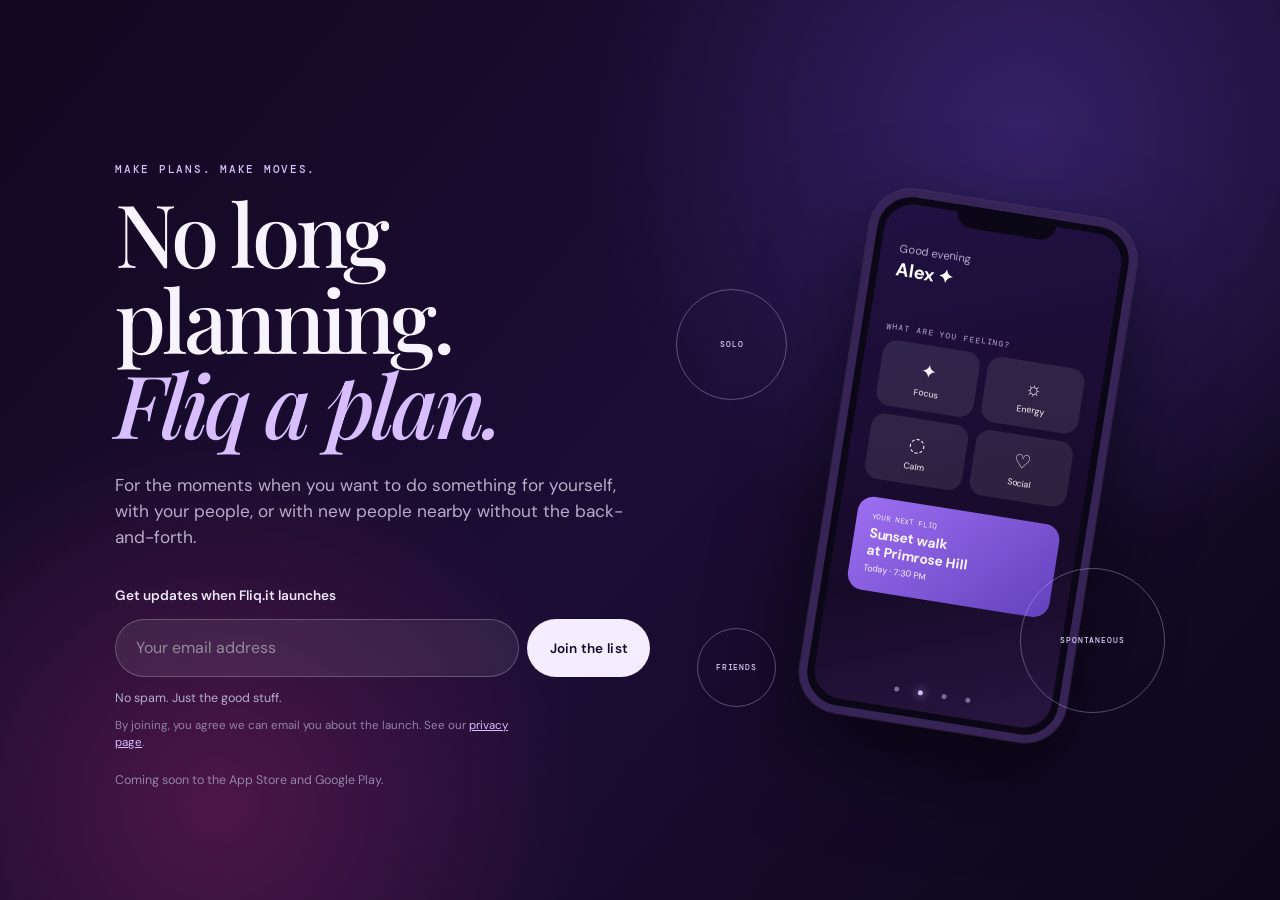
<file: waitlist/index.html>
<!doctype html>
<html lang="en-GB">
<head>
  <meta charset="utf-8">
  <meta name="viewport" content="width=device-width, initial-scale=1">
  <meta name="description" content="Join the Fliq.it waitlist and be first to know when we launch on the App Store and Google Play.">
  <meta name="theme-color" content="#10002b">
  <title>Get early access — Fliq.it</title>
  <link rel="icon" type="image/png" sizes="32x32" href="/32×32-white.png">
  <link rel="stylesheet" href="/styles.css">
</head>
<body class="waitlist-page">
  <main id="main">
    <section id="top" class="hero waitlist-hero">
      <div class="hero-glow hero-glow-one"></div>
      <div class="hero-glow hero-glow-two"></div>
      <div class="hero-copy">
        <p class="eyebrow">MAKE PLANS. MAKE MOVES.</p>
        <h1>No long planning.<br><em>Fliq a plan.</em></h1>
        <p class="hero-text">For the moments when you want to do something for yourself, with your people, or with new people nearby without the back-and-forth.</p>
        <form id="waitlist-form" class="hero-waitlist-form">
          <label for="email">Get updates when Fliq.it launches</label>
          <div>
            <input id="email" name="email" type="email" placeholder="Your email address" autocomplete="email" required>
            <button class="button button-primary" type="submit">Join the list</button>
          </div>
          <p id="form-status" class="form-status" aria-live="polite">No spam. Just the good stuff.</p>
          <p class="waitlist-privacy">By joining, you agree we can email you about the launch. See our <a href="https://app.termly.io/policy-viewer/policy.html?policyUUID=1be56505-1192-4bec-8f0f-e5f7b94464ea">privacy page</a>.</p>
        </form>
        <p class="hero-note">Coming soon to the App Store and Google Play.</p>
      </div>
      <div class="hero-art" aria-hidden="true">
        <div class="phone-shell">
          <div class="phone-notch"></div>
          <div class="screen">
            <div class="screen-top"><span>Good evening</span><strong>Alex ✦</strong></div>
            <p class="screen-label">WHAT ARE YOU FEELING?</p>
            <div class="mood-grid"><span>✦<small>Focus</small></span><span>☼<small>Energy</small></span><span>◌<small>Calm</small></span><span>♡<small>Social</small></span></div>
            <div class="mini-card"><p>YOUR NEXT FLIQ</p><strong>Sunset walk<br>at Primrose Hill</strong><span>Today · 7:30 PM</span></div>
            <div class="screen-nav"><i></i><i class="active"></i><i></i><i></i></div>
          </div>
        </div>
        <div class="orbit orbit-one">SOLO</div>
        <div class="orbit orbit-two">SPONTANEOUS</div>
        <div class="orbit orbit-three">FRIENDS</div>
      </div>
    </section>
  </main>
  <script src="/script.js"></script>
</body>
</html>
</file>
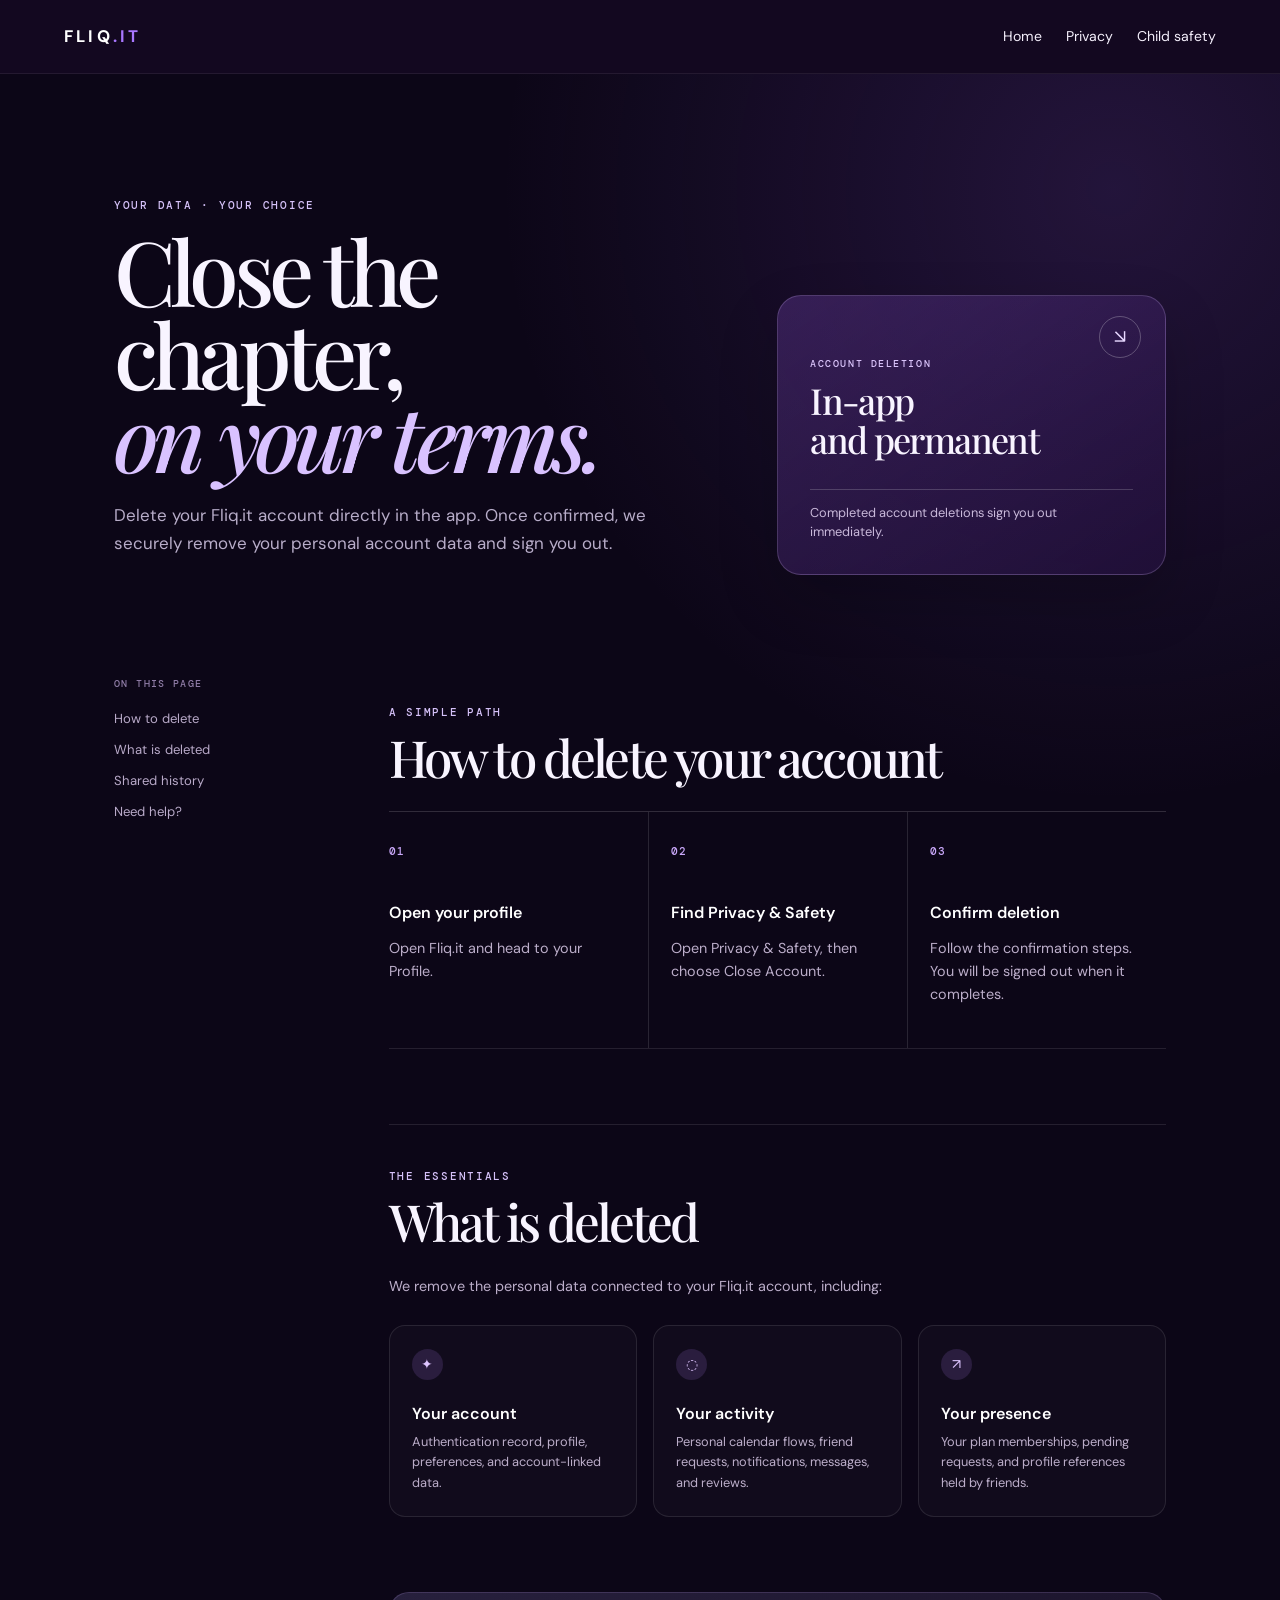
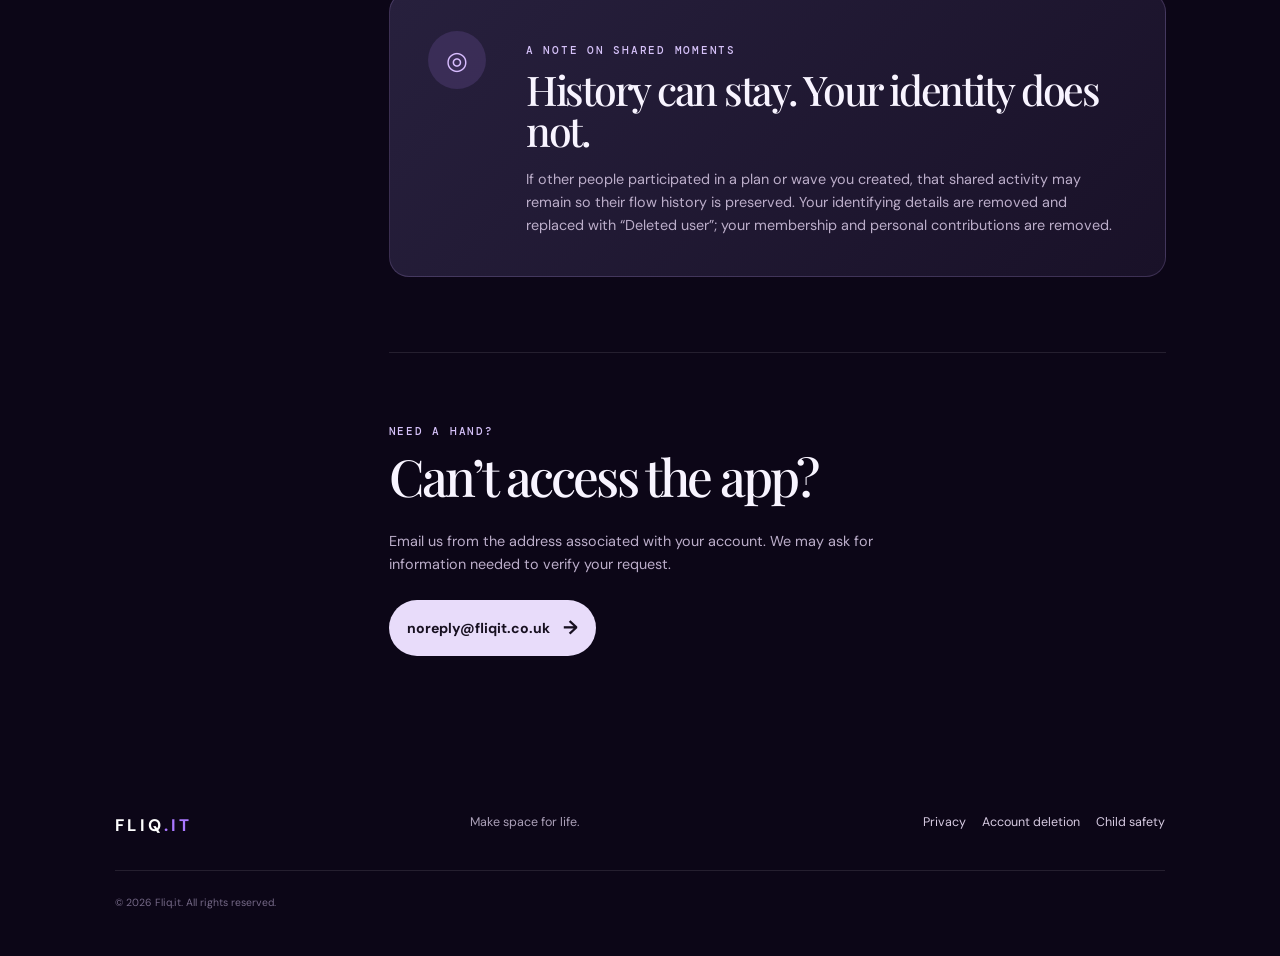
<file: account-deletion.html>
<!doctype html>
<html lang="en-GB">
<head>
  <meta charset="utf-8">
  <title>Redirecting…</title>
  <link rel="canonical" href="/account-deletion/">
  <meta http-equiv="refresh" content="0; url=/account-deletion/">
  <script>location.replace('/account-deletion/');</script>
</head>
<body>
  <p><a href="/account-deletion/">Continue to account deletion</a></p>
</body>
</html>
</file>
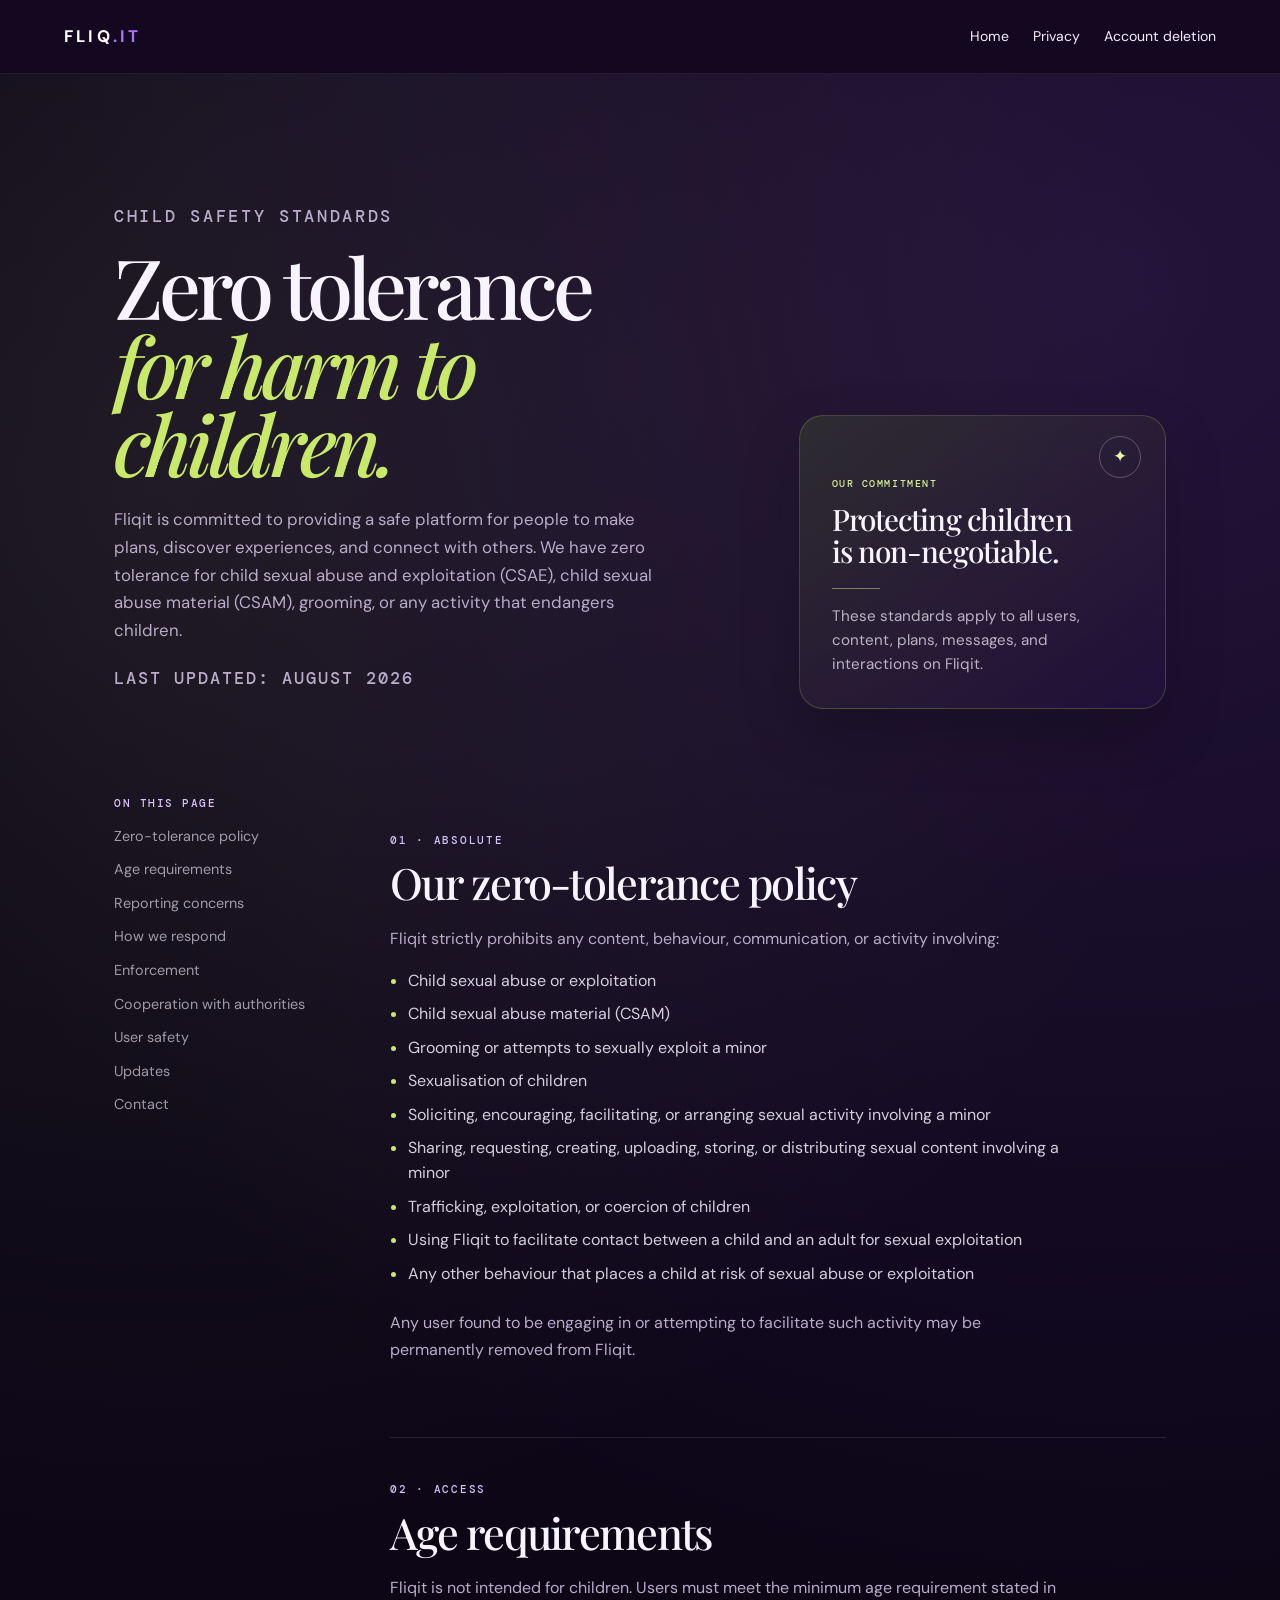
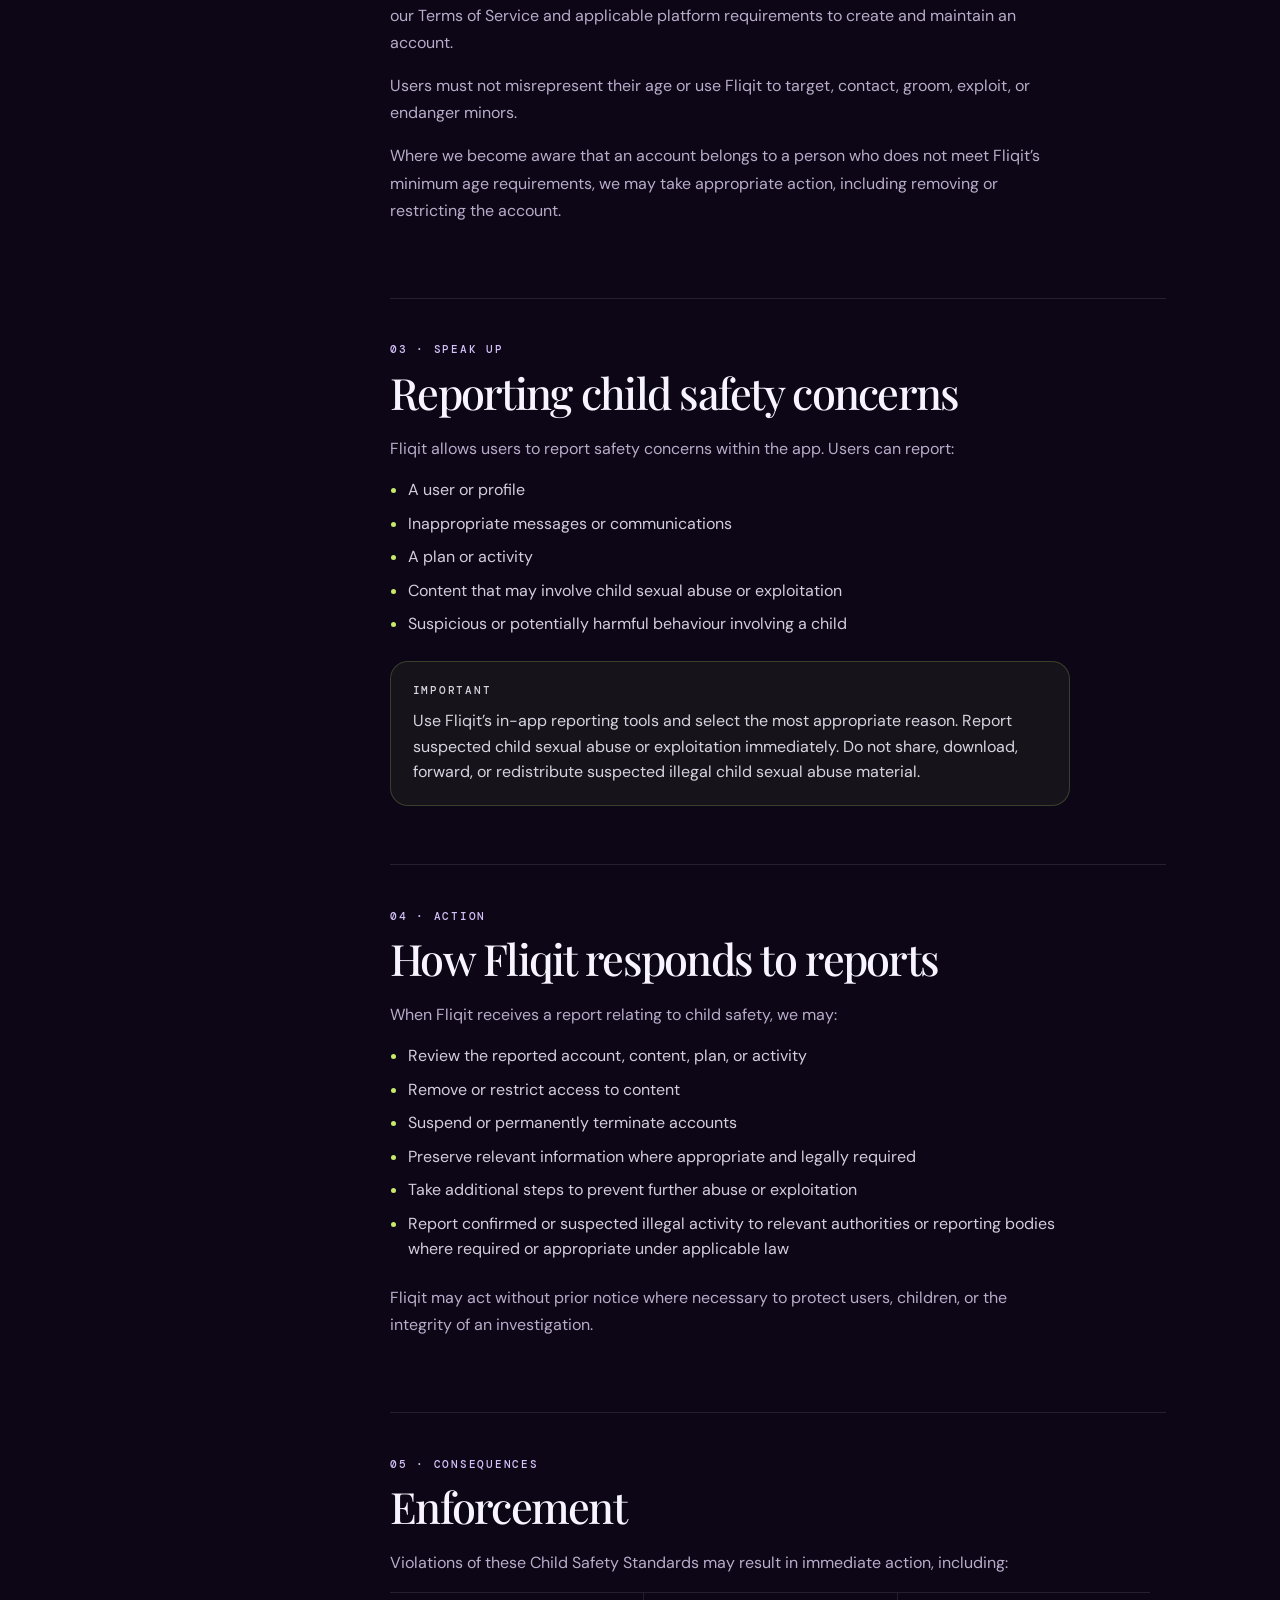
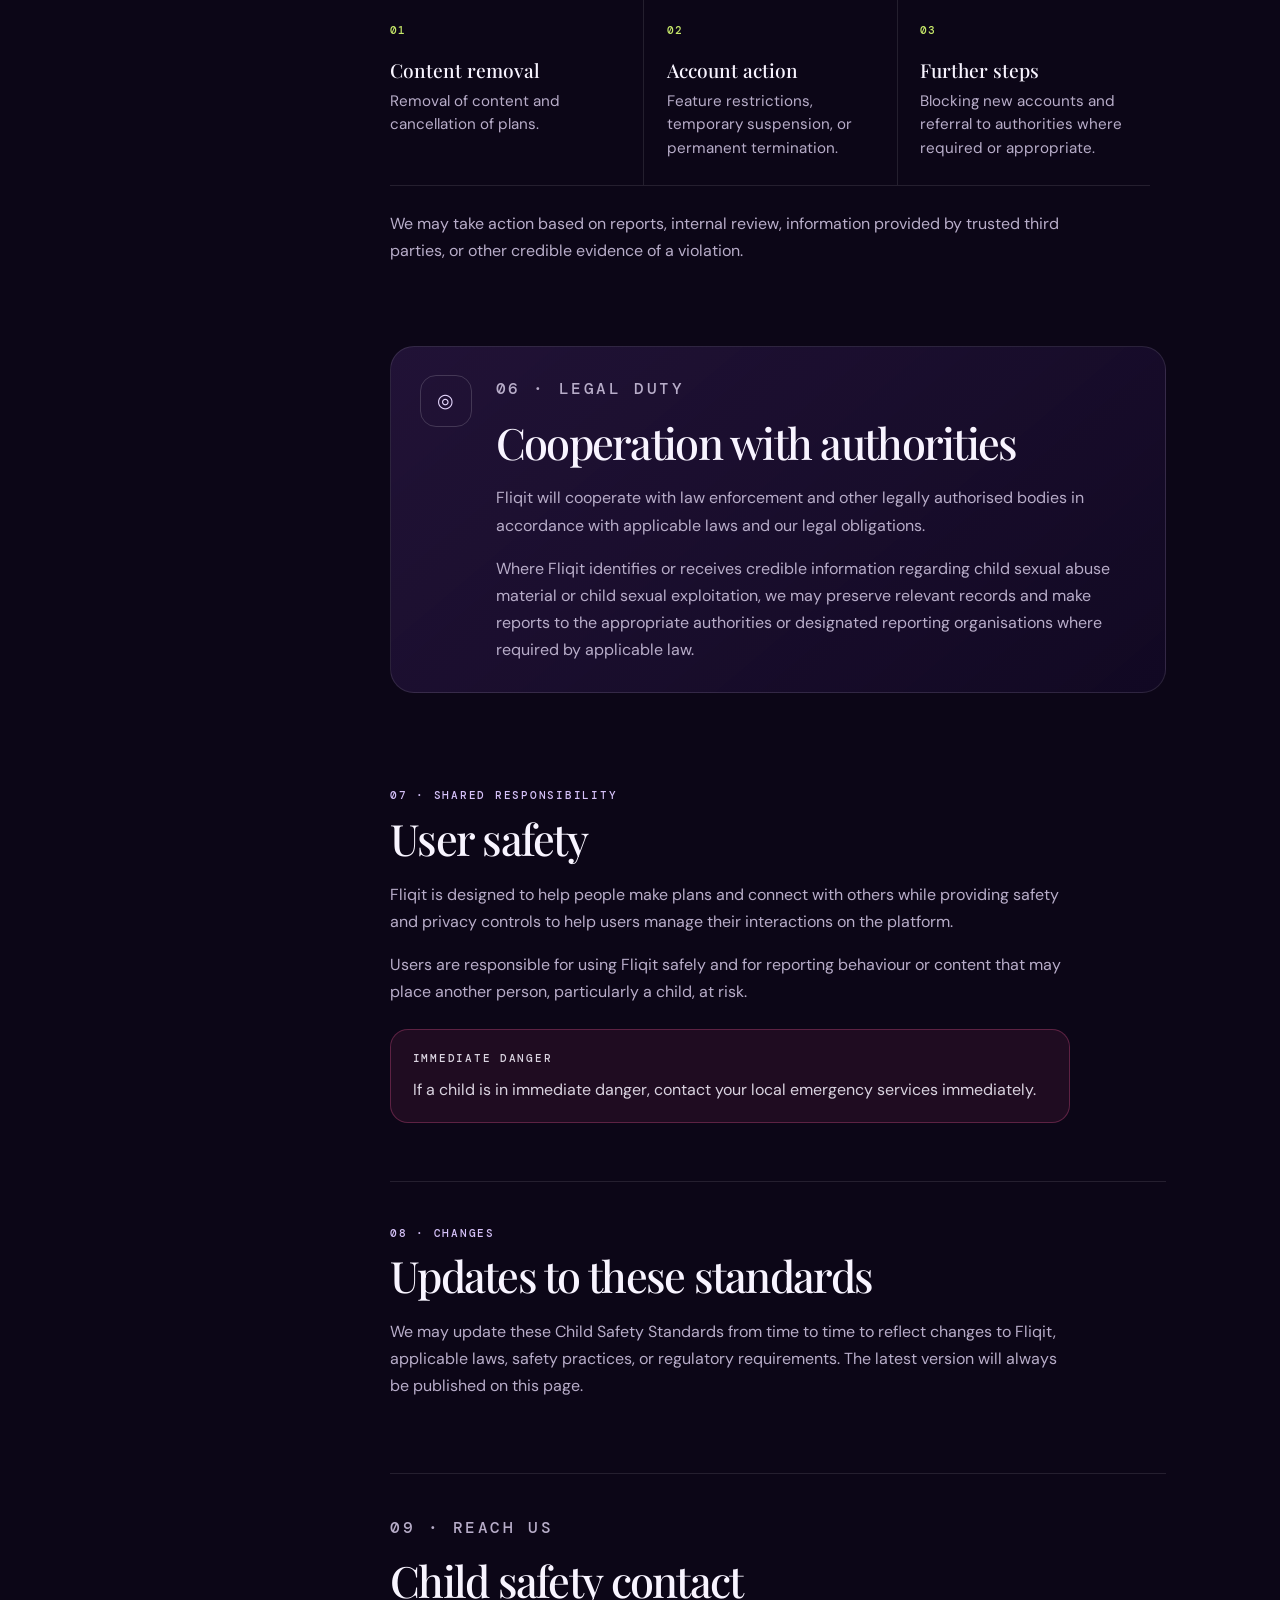
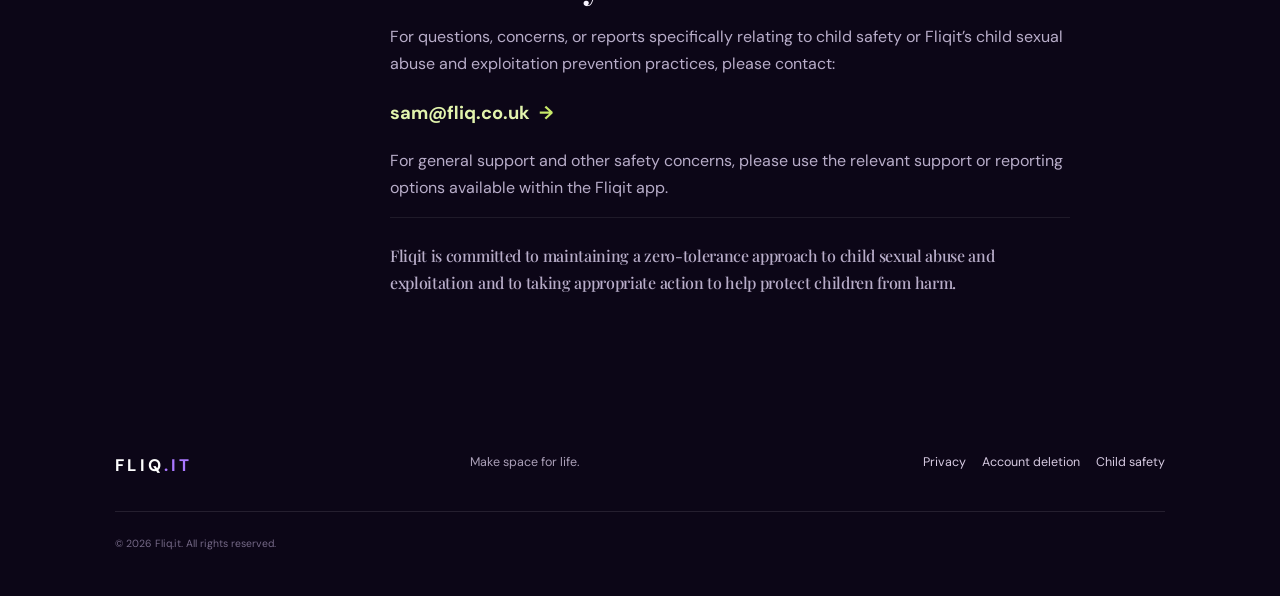
<file: child-safety.html>
<!doctype html>
<html lang="en-GB">
<head>
  <meta charset="utf-8">
  <title>Redirecting…</title>
  <link rel="canonical" href="/child-safety/">
  <meta http-equiv="refresh" content="0; url=/child-safety/">
  <script>location.replace('/child-safety/');</script>
</head>
<body>
  <p><a href="/child-safety/">Continue to child safety</a></p>
</body>
</html>
</file>
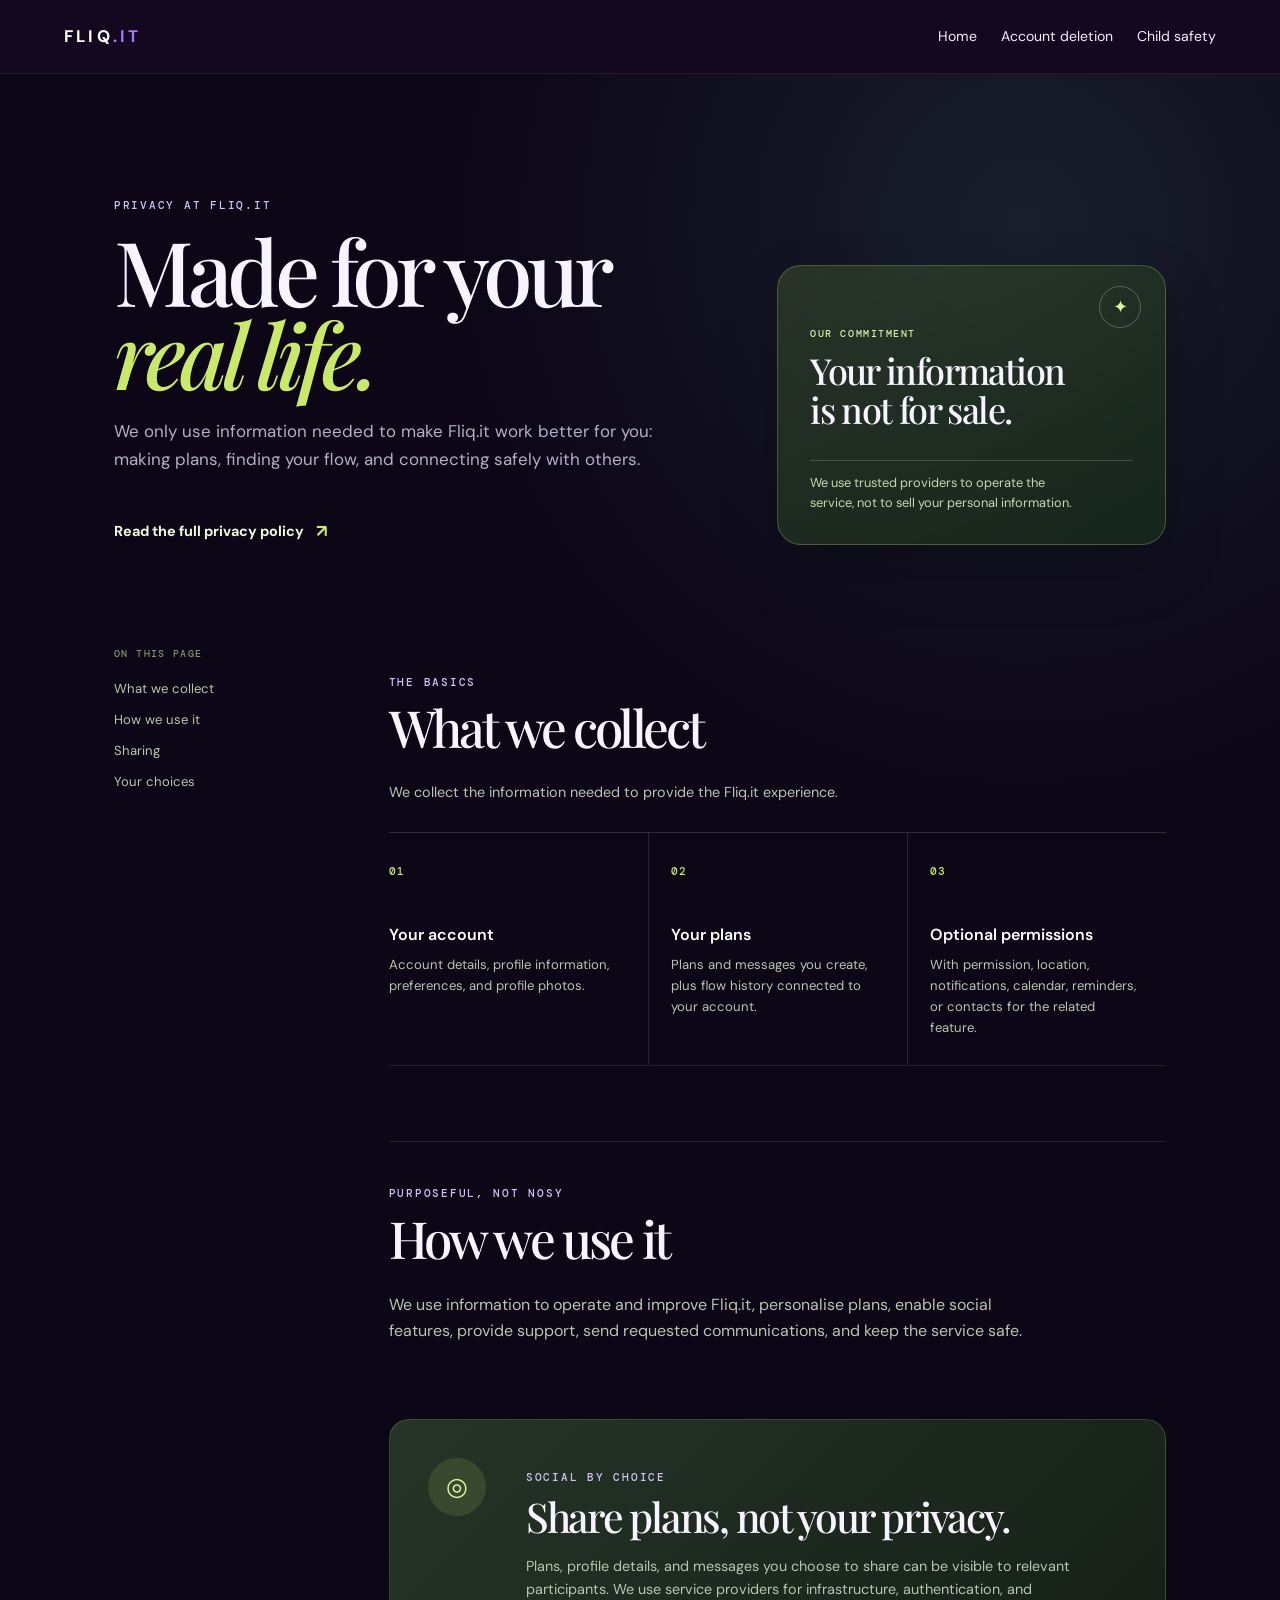
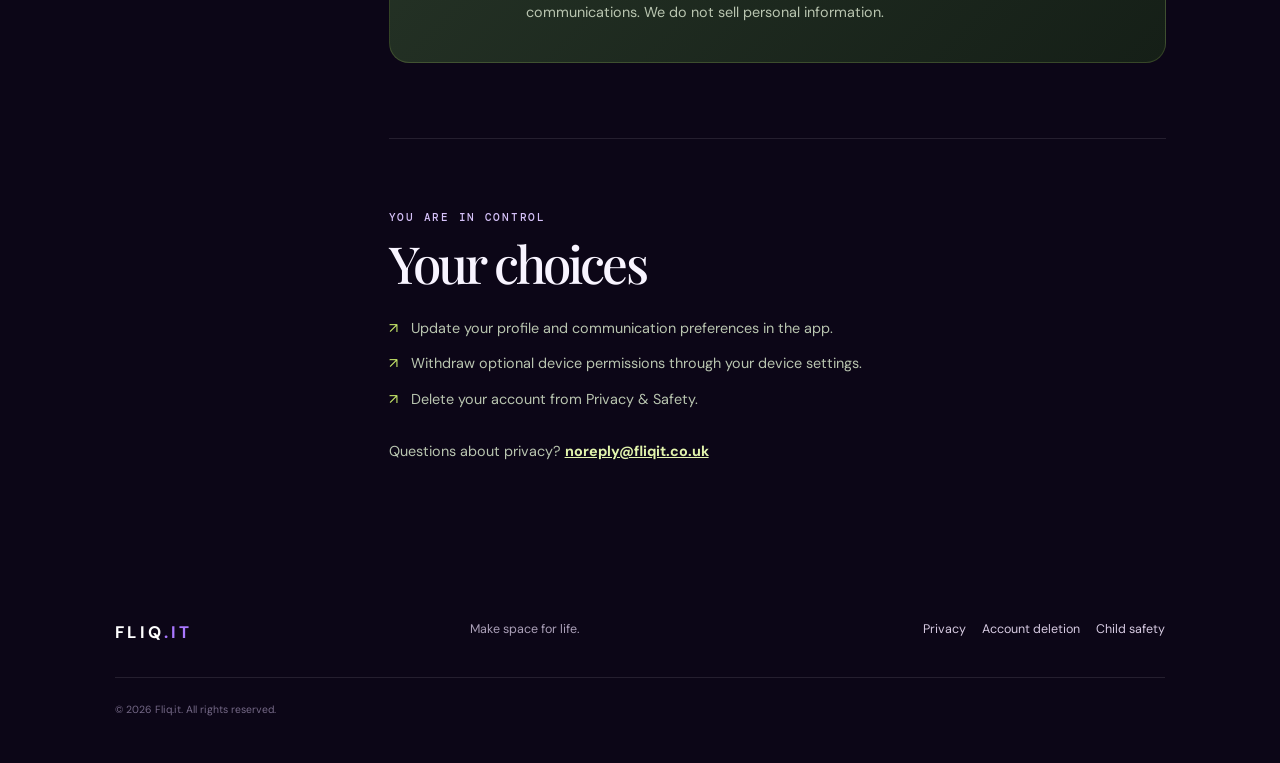
<file: privacy.html>
<!doctype html>
<html lang="en-GB">
<head>
  <meta charset="utf-8">
  <title>Redirecting…</title>
  <link rel="canonical" href="/privacy/">
  <meta http-equiv="refresh" content="0; url=/privacy/">
  <script>location.replace('/privacy/');</script>
</head>
<body>
  <p><a href="/privacy/">Continue to privacy</a></p>
</body>
</html>
</file>
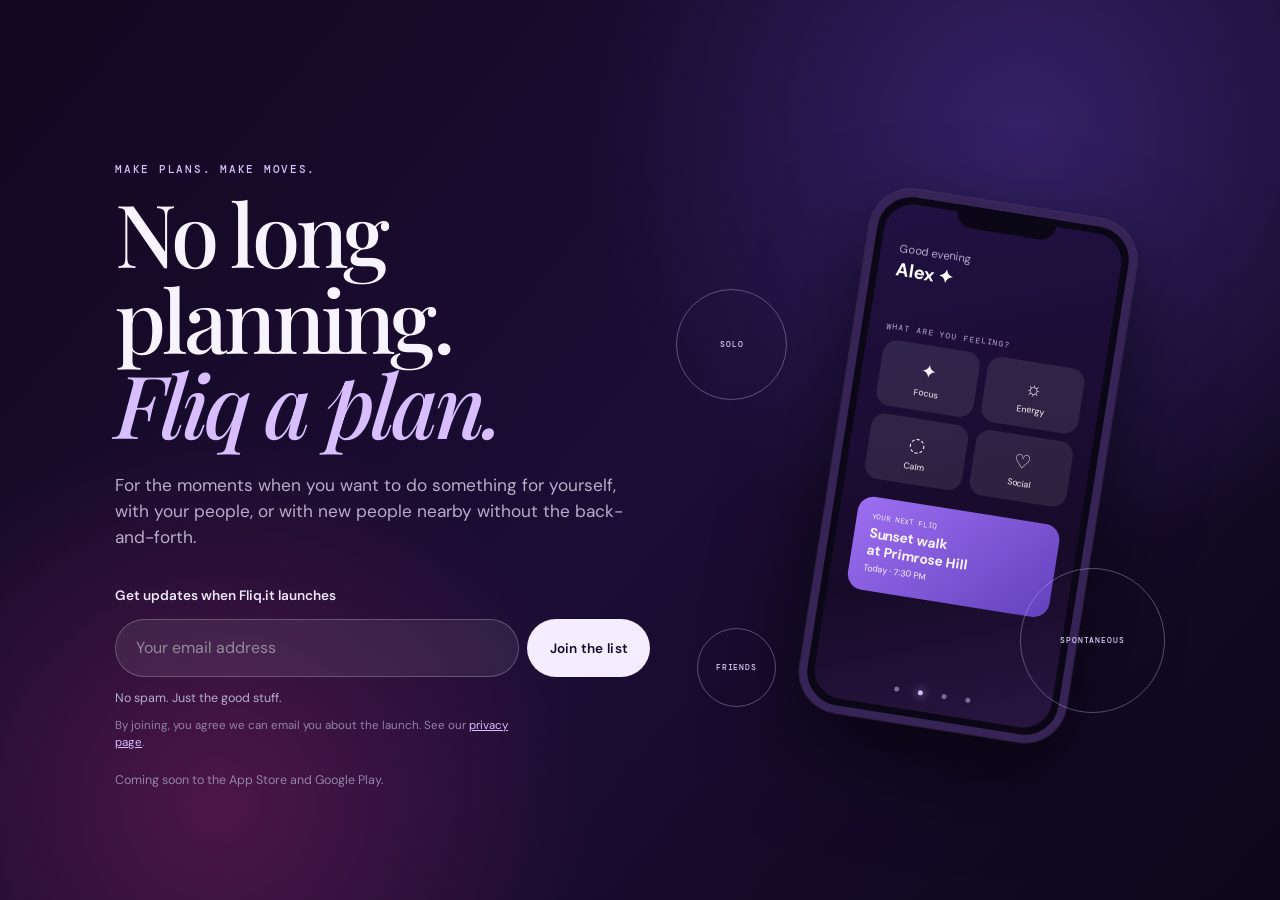
<file: waitlist.html>
<!doctype html>
<html lang="en-GB">
<head>
  <meta charset="utf-8">
  <title>Redirecting…</title>
  <link rel="canonical" href="/waitlist/">
  <meta http-equiv="refresh" content="0; url=/waitlist/">
  <script>location.replace('/waitlist/');</script>
</head>
<body>
  <p><a href="/waitlist/">Continue to waitlist</a></p>
</body>
</html>
</file>
<file: styles.css>
@import url('https://fonts.googleapis.com/css2?family=DM+Mono:wght@400;500&family=DM+Sans:opsz,wght@9..40,400;9..40,500;9..40,600;9..40,700&family=Playfair+Display:ital,wght@0,500;0,600;1,500;1,600&display=swap');

.legal{max-width:900px;margin:0 auto;color:#eee7f7}.legal h1{font:500 clamp(3.3rem,6vw,5.7rem)/1 var(--serif);letter-spacing:-.05em;margin:.8rem 0}.legal h2{font:500 1.8rem/1.2 var(--serif);letter-spacing:-.03em;margin:3.2rem 0 .8rem}.legal p{max-width:720px;color:#c9bed7}.legal a{color:#d6b7ff}.legal-updated{font:500 .72rem var(--mono);letter-spacing:.07em;color:#9a89ae}

/* Account deletion */
.legal-header{position:relative;background:#130820;border-bottom:1px solid rgba(255,255,255,.07)}.legal-nav{display:flex;gap:1.5rem;align-items:center}.legal-nav a{color:#f4effb;text-decoration:none;font-size:.88rem}.deletion-page{overflow:hidden;background:radial-gradient(circle at 87% 5%,rgba(118,70,186,.22),transparent 25%),#0c0617}.deletion-hero{max-width:1180px;margin:0 auto;padding:7rem 5vw 5.4rem;display:grid;grid-template-columns:1.2fr .8fr;gap:5rem;align-items:end}.deletion-hero-copy{max-width:720px}.deletion-hero h1{font:500 clamp(3.5rem,7vw,6.65rem)/.93 var(--serif);letter-spacing:-.065em;margin:.9rem 0 1.5rem}.deletion-hero h1 em{color:#d9c2ff}.deletion-hero-copy>p:last-child{max-width:535px;color:var(--muted);font-size:1.06rem;line-height:1.65}.deletion-hero-status{min-height:270px;padding:2rem;border:1px solid rgba(218,191,255,.22);border-radius:24px;background:linear-gradient(145deg,rgba(131,77,199,.29),rgba(34,16,59,.82));box-shadow:0 25px 60px rgba(0,0,0,.2);position:relative}.status-orb{position:absolute;right:1.5rem;top:1.25rem;width:42px;height:42px;border:1px solid rgba(255,255,255,.25);border-radius:50%;display:grid;place-items:center;font-size:1.2rem;color:#e7d8ff}.status-label{font:500 .65rem var(--mono);letter-spacing:.15em;color:#dac4fb;margin:1.8rem 0 .8rem}.deletion-hero-status strong{font:500 2.25rem/.95 var(--serif);letter-spacing:-.045em}.status-divider{display:block;width:100%;height:1px;background:rgba(255,255,255,.18);margin:1.8rem 0 .8rem}.deletion-hero-status p:last-child{color:#c9b9da;font-size:.8rem;margin:0;max-width:270px}.deletion-main{max-width:1180px;margin:0 auto;padding:0 5vw 7rem;display:grid;grid-template-columns:185px minmax(0,1fr);gap:7vw}.deletion-aside{padding-top:1rem;align-self:start;position:sticky;top:1.5rem;display:grid;gap:.7rem}.deletion-aside p{margin:0 0 .5rem;font:500 .62rem var(--mono);letter-spacing:.14em;color:#8f7ca6}.deletion-aside a{font-size:.82rem;color:#b9aac9;text-decoration:none;transition:color .2s}.deletion-aside a:hover{color:#fff}.deletion-content{min-width:0}.deletion-section{padding:2rem 0 4.7rem}.deletion-section-line{border-top:1px solid rgba(255,255,255,.1)}.deletion-section h2,.shared-history h2,.deletion-help h2{font:500 clamp(2.35rem,4vw,3.7rem)/.98 var(--serif);letter-spacing:-.055em;margin:.75rem 0 1.8rem}.deletion-steps{display:grid;grid-template-columns:repeat(3,1fr);border-top:1px solid rgba(255,255,255,.15);border-bottom:1px solid rgba(255,255,255,.1)}.deletion-steps article{padding:1.6rem 1.4rem 1.7rem 0;min-height:210px}.deletion-steps article+article{border-left:1px solid rgba(255,255,255,.12);padding-left:1.4rem}.deletion-steps span{font:500 .68rem var(--mono);letter-spacing:.1em;color:#cba9fb}.deletion-steps h3,.deletion-data-grid h3{font:600 1rem var(--sans);margin:2.5rem 0 .55rem;color:#fff}.deletion-steps p,.deletion-data-grid p,.deletion-lead,.shared-history>div:last-child>p:last-child,.deletion-help>p:not(.eyebrow){color:#bcaeca;line-height:1.6;font-size:.9rem}.deletion-lead{max-width:540px;margin-bottom:1.7rem}.deletion-data-grid{display:grid;grid-template-columns:repeat(3,1fr);gap:1rem}.deletion-data-grid>div{padding:1.4rem;border:1px solid rgba(255,255,255,.1);border-radius:16px;background:rgba(255,255,255,.025)}.deletion-data-grid>div>span{display:grid;place-items:center;width:31px;height:31px;border-radius:50%;background:rgba(177,126,244,.16);color:#dec5ff;font-size:.9rem}.deletion-data-grid h3{margin:1.45rem 0 .5rem}.deletion-data-grid p{margin:0;font-size:.8rem}.shared-history{display:grid;grid-template-columns:74px 1fr;gap:1.5rem;padding:2.4rem;margin:0 0 4.7rem;border-radius:20px;background:linear-gradient(135deg,#27203d,#191128);border:1px solid rgba(205,172,255,.18)}.shared-history-mark{width:58px;height:58px;border-radius:50%;display:grid;place-items:center;font-size:1.55rem;color:#d8bdff;background:rgba(177,126,244,.15)}.shared-history h2{font-size:clamp(2rem,3.2vw,3rem);margin:.6rem 0 1.15rem}.shared-history>div:last-child>p:last-child{max-width:625px;margin:0}.deletion-help{padding:3.7rem 0 0;border-top:1px solid rgba(255,255,255,.1)}.deletion-help>p:not(.eyebrow){max-width:510px;margin-bottom:1.5rem}.deletion-email{display:inline-flex;align-items:center;gap:.8rem;color:#171020;background:#e8dcfa;border-radius:99px;padding:.85rem 1.15rem;text-decoration:none;font-weight:700;font-size:.88rem}.deletion-email span{font-size:1.2rem}.deletion-email:hover{background:#fff}

:root{--ink:#f8f4ff;--muted:#b8adc9;--deep:#0c0617;--purple:#a977ff;--pink:#ff5c9b;--lime:#c8e96a;--line:rgba(255,255,255,.13);--serif:'Playfair Display',Georgia,serif;--sans:'DM Sans',Arial,sans-serif;--mono:'DM Mono',monospace}*{box-sizing:border-box}html{scroll-behavior:smooth}body{margin:0;background:var(--deep);color:var(--ink);font-family:var(--sans);line-height:1.5}.skip-link{position:absolute;left:-999px;top:0}.skip-link:focus{left:1rem;z-index:10;background:#fff;color:#000;padding:.5rem}.site-header{position:absolute;z-index:5;left:0;right:0;top:0;display:flex;align-items:center;justify-content:space-between;padding:1.5rem 5vw}.brand{color:#fff;text-decoration:none;font-weight:700;font-size:1.05rem;letter-spacing:.19em}.brand span{color:var(--purple)}.site-nav{display:flex;align-items:center;gap:1.75rem}.site-nav a{color:#f4effb;text-decoration:none;font-size:.9rem}.nav-cta{border:1px solid var(--line);border-radius:99px;padding:.65rem 1rem}.menu-button{display:none}.hero{min-height:790px;position:relative;overflow:hidden;display:grid;grid-template-columns:1.02fr .98fr;align-items:center;padding:10rem 9vw 6rem;background:radial-gradient(circle at 80% 15%,#332166 0,transparent 34%),radial-gradient(circle at 17% 89%,#4c1648 0,transparent 28%),linear-gradient(130deg,#130821 0%,#1b0d35 52%,#0d0719 100%)}.hero-copy{position:relative;z-index:2;max-width:660px}.eyebrow,.card-kicker{font-family:var(--mono);font-size:.68rem;letter-spacing:.16em;color:#d5c1f8;font-weight:500}.hero h1,.section h2{font-family:var(--serif);font-weight:500;letter-spacing:-.045em;line-height:.98;margin:.8rem 0 1.7rem}.hero h1{font-size:clamp(3.65rem,6.8vw,6.4rem)}em{color:#d8bdff;font-weight:500}.hero-text{max-width:530px;color:var(--muted);font-size:1.08rem}.hero-actions{display:flex;align-items:center;gap:1.25rem;margin-top:2.2rem}.button{border:0;cursor:pointer;display:inline-flex;gap:.7rem;align-items:center;justify-content:center;text-decoration:none;font:600 .85rem var(--sans);letter-spacing:.02em;transition:transform .2s,background .2s}.button:hover{transform:translateY(-2px)}.button-primary{color:#180b29;background:#f4edff;border-radius:99px;padding:1rem 1.4rem}.button-primary span{font-size:1.1rem}.button-text{color:#eee6fa}.hero-note{font-size:.78rem;color:#9384a6;margin-top:1.2rem}.hero-art{height:550px;position:relative;z-index:1}.phone-shell{position:absolute;width:270px;height:530px;right:12%;top:0;border:8px solid #372457;border-radius:42px;padding:7px;background:#0c0717;box-shadow:0 35px 90px rgba(0,0,0,.55),0 0 0 1px rgba(255,255,255,.1);transform:rotate(9deg)}.phone-notch{position:absolute;z-index:2;width:100px;height:22px;border-radius:0 0 16px 16px;background:#0c0717;left:50%;transform:translateX(-50%);top:0}.screen{height:100%;border-radius:29px;padding:37px 18px 15px;background:linear-gradient(160deg,#201143,#170a29 68%,#281640);overflow:hidden}.screen-top{display:flex;flex-direction:column;font-size:.7rem;color:#b8a7cf}.screen-top strong{font-size:1.15rem;color:#fff}.screen-label{font:500 .5rem var(--mono);letter-spacing:.12em;color:#a18dbc;margin-top:38px}.mood-grid{display:grid;grid-template-columns:repeat(2,1fr);gap:8px}.mood-grid span{height:66px;border-radius:14px;background:rgba(255,255,255,.09);display:flex;flex-direction:column;justify-content:center;align-items:center;font-size:1.2rem}.mood-grid small{font:500 .55rem var(--sans);color:#ddd}.mini-card{margin-top:18px;padding:15px;border-radius:16px;background:linear-gradient(135deg,#9d6ff1,#6342bd);display:flex;flex-direction:column;gap:4px}.mini-card p{font:.45rem var(--mono);letter-spacing:.1em;margin:0}.mini-card strong{font-size:.86rem;line-height:1.2}.mini-card span{font-size:.55rem}.screen-nav{position:absolute;bottom:23px;left:0;right:0;display:flex;justify-content:center;gap:19px}.screen-nav i{width:5px;height:5px;background:#7f6b99;border-radius:50%}.screen-nav .active{background:#d6b9ff;box-shadow:0 0 10px #d6b9ff}.orbit{position:absolute;border:1px solid rgba(224,198,255,.35);border-radius:50%;display:grid;place-items:center;font:500 .52rem var(--mono);letter-spacing:.1em;color:#dfcbfb}.orbit-one{width:111px;height:111px;left:5%;top:16%;animation:float 6s ease-in-out infinite}.orbit-two{width:145px;height:145px;right:0;bottom:7%;animation:float 7s ease-in-out 1s infinite}.orbit-three{width:79px;height:79px;left:9%;bottom:8%;animation:float 5s ease-in-out .3s infinite}@keyframes float{50%{transform:translateY(-14px)}}.section{padding:7.5rem 9vw}.intro{background:#f3edfa;color:#160b24}.intro .eyebrow{color:#755294}.split-heading{display:grid;grid-template-columns:1.1fr .9fr;gap:4rem;align-items:end}.section h2{font-size:clamp(3rem,5.3vw,5.15rem)}.intro h2 em{color:#6d3da4}.split-heading p{color:#665b70;font-size:1.05rem;max-width:430px;margin-bottom:1.2rem}.steps{border-top:1px solid #d5c9df;margin-top:5rem;display:grid;grid-template-columns:repeat(3,1fr)}.steps article{padding:1.6rem 2.2rem 0 0}.steps article+article{border-left:1px solid #d5c9df;padding-left:2.2rem}.steps span{font:500 .7rem var(--mono);color:#9061bd}.steps h3{font-size:1.25rem;margin:1.2rem 0 .6rem}.steps p{color:#6b6174;font-size:.9rem;max-width:240px}.modes{background:#130820}.section-heading{display:flex;justify-content:space-between;align-items:end;margin-bottom:3rem}.mode-grid{display:grid;grid-template-columns:repeat(3,1fr);gap:1rem}.mode-card{position:relative;min-height:430px;border-radius:18px;padding:1.8rem;overflow:hidden;border:1px solid var(--line);display:flex;flex-direction:column;align-items:flex-start}.mode-card:before{content:'';position:absolute;width:260px;height:260px;border-radius:50%;filter:blur(5px);right:-75px;bottom:-100px;opacity:.7}.solo{background:#26213d}.solo:before{background:#7763c4}.spontaneous{background:#3a1936}.spontaneous:before{background:#d45b92}.friends{background:#273523}.friends:before{background:#a5c65d}.mode-icon{width:48px;height:48px;border-radius:50%;display:grid;place-items:center;font-size:1.45rem;background:rgba(255,255,255,.12)}.mode-card .card-kicker{margin-top:auto;margin-bottom:.55rem;color:#eee7f7}.mode-card h3{font:500 clamp(2rem,3.2vw,3rem)/.98 var(--serif);letter-spacing:-.035em;margin:0}.mode-card>p:not(.card-kicker){max-width:280px;font-size:.86rem;color:rgba(255,255,255,.72);z-index:1}.card-arrow{position:absolute;right:1.6rem;top:1.7rem;font-size:1.4rem}.quote-section{padding-block:9rem;text-align:center;background:radial-gradient(circle,#301944 0,transparent 60%)}.quote-section p{font:500 clamp(2.3rem,4.5vw,4.5rem)/1.12 var(--serif);letter-spacing:-.04em;max-width:850px;margin:0 auto 1.5rem}.quote-section span{font:500 .65rem var(--mono);letter-spacing:.16em;color:#c7b4db}.waitlist{display:grid;grid-template-columns:1fr 1fr;gap:5rem;align-items:center;background:#c5e760;color:#1e2913}.waitlist .eyebrow{color:#596a25}.waitlist h2{font-size:clamp(3rem,5vw,5rem);margin-bottom:0}.waitlist h2 em{color:#536c21}.waitlist-form label{font-weight:600}.waitlist-form>div{display:flex;margin-top:.8rem}.waitlist input,.contact-form input,.contact-form textarea{width:100%;font:inherit;border:1px solid rgba(22,11,36,.32);border-radius:8px;background:rgba(255,255,255,.45);padding:1rem;color:#160b24}.waitlist input:focus,.contact-form input:focus,.contact-form textarea:focus{outline:2px solid #7351a5;outline-offset:2px}.waitlist .button-primary{border-radius:8px;background:#20142e;color:#fff;white-space:nowrap;margin-left:.5rem}.form-status{font-size:.78rem;margin:.75rem 0 0;color:#5b6d27}.form-status.is-success{color:#2f4012}.form-status.is-error{color:#8a2436}.waitlist-privacy{font-size:.72rem;margin:.55rem 0 0;color:#5b6d27;max-width:420px}.waitlist-privacy a{color:#2f4012}.contact{display:grid;grid-template-columns:.85fr 1.15fr;gap:7vw;background:#f6f0fc;color:#160b24}.contact .eyebrow{color:#76519a}.contact h2{font-size:clamp(3rem,5vw,4.7rem)}.contact h2 em{color:#744ca0}.contact-copy>p:not(.eyebrow){max-width:310px;color:#6c6173}.contact-copy>a{display:inline-block;color:#5d368c;font-weight:700;margin-top:1rem}.contact-form{display:grid;gap:1rem}.contact-form label{font-size:.78rem;font-weight:700;display:grid;gap:.4rem}.contact-form textarea{resize:vertical}.contact-form .button{justify-self:start;background:#1a0d2a;color:#fff;border-radius:8px;padding:1rem 1.25rem}footer{padding:2.8rem 9vw;color:#aba0b8;display:grid;grid-template-columns:1fr 1fr 1fr;gap:1rem;align-items:start;font-size:.78rem}footer p{margin:0}footer nav{display:flex;gap:1rem;justify-content:flex-end}footer nav a{color:#d7cbe2;text-decoration:none}footer small{grid-column:1/-1;color:#756987;border-top:1px solid rgba(255,255,255,.1);padding-top:1.5rem;margin-top:1rem}@media(max-width:760px){.site-header{padding:1.2rem 6vw}.menu-button{display:block;background:transparent;color:#fff;border:1px solid var(--line);border-radius:99px;padding:.5rem .7rem;font:500 .7rem var(--mono);letter-spacing:.08em}.site-nav{display:none;position:absolute;top:4.3rem;left:5vw;right:5vw;background:#25113f;border:1px solid var(--line);border-radius:14px;padding:1rem;flex-direction:column;align-items:stretch;gap:.3rem}.site-nav.open{display:flex}.site-nav a{padding:.65rem}.hero{grid-template-columns:1fr;padding:8rem 7vw 3rem;min-height:800px}.hero h1{font-size:clamp(3.35rem,13vw,5rem)}.hero-art{height:390px;margin-top:2rem}.phone-shell{transform:rotate(7deg) scale(.72);transform-origin:top right;right:8%;top:0}.orbit-one{left:0;top:2%}.orbit-two{right:0;bottom:5%}.orbit-three{left:3%;bottom:8%}.section{padding:5.5rem 7vw}.split-heading,.waitlist,.contact{grid-template-columns:1fr;gap:2rem}.steps,.mode-grid{grid-template-columns:1fr}.steps{margin-top:3rem}.steps article{padding:1.4rem 0}.steps article+article{border-left:0;border-top:1px solid #d5c9df;padding-left:0}.section-heading{display:block}.mode-card{min-height:330px}.waitlist-form>div{display:block}.waitlist .button-primary{margin:.6rem 0 0;width:100%}footer{grid-template-columns:1fr;padding:2.5rem 7vw}footer nav{justify-content:flex-start}footer small{grid-column:auto}.hero-actions{flex-wrap:wrap}}

html:has(.waitlist-page),
.waitlist-page{height:100%;overflow:hidden}
.waitlist-page{height:100dvh}
.waitlist-page main{height:100%}
.waitlist-hero{
  height:100dvh;
  min-height:100dvh;
  max-height:100dvh;
  padding:8vh 9vw;
  box-sizing:border-box;
}
.hero-waitlist-form{margin-top:2.2rem;max-width:540px}
.hero-waitlist-form label{display:block;font-weight:600;font-size:.85rem;color:#eee6fa}
.hero-waitlist-form>div{display:flex;margin-top:.8rem;gap:.5rem}
.hero-waitlist-form input{width:100%;font:inherit;border:1px solid rgba(255,255,255,.22);border-radius:99px;background:rgba(255,255,255,.08);padding:1rem 1.25rem;color:#fff}
.hero-waitlist-form input::placeholder{color:rgba(255,255,255,.45)}
.hero-waitlist-form input:focus{outline:2px solid #d8bdff;outline-offset:2px}
.hero-waitlist-form .button-primary{white-space:nowrap;flex-shrink:0}
.hero-waitlist-form .form-status{color:#b8adc9}
.hero-waitlist-form .form-status.is-success{color:#c8e96a}
.hero-waitlist-form .form-status.is-error{color:#ff8fb4}
.hero-waitlist-form .waitlist-privacy{color:#9384a6}
.hero-waitlist-form .waitlist-privacy a{color:#d8bdff}
.hero-waitlist-form .button[disabled]{opacity:.65;cursor:not-allowed;transform:none}
@media(max-height:820px){
  .waitlist-hero .hero-art{transform:scale(.82);transform-origin:center right}
  .waitlist-hero h1{font-size:clamp(2.8rem,5.5vw,4.6rem)}
}
@media(max-width:760px){
  .waitlist-hero{
    grid-template-columns:1fr;
    padding:6vh 7vw;
    min-height:100dvh;
  }
  .waitlist-hero .hero-art{display:none}
  .waitlist-hero h1{font-size:clamp(2.6rem,11vw,4.2rem);margin:.6rem 0 1.1rem}
  .hero-waitlist-form{margin-top:1.5rem}
  .hero-waitlist-form>div{display:block}
  .hero-waitlist-form .button-primary{width:100%;margin-top:.6rem}
}

.mode-link{position:relative;z-index:1;margin-top:.4rem;padding-top:.2rem;color:#fff;font-size:.85rem;font-weight:600;text-decoration:none;border-bottom:1px solid rgba(255,255,255,.35);align-self:flex-start;padding-bottom:.15rem}
.mode-link:hover{border-bottom-color:#fff}
.mode-link:focus-visible{outline:2px solid #d8bdff;outline-offset:4px;border-radius:4px}
@media(min-width:761px){.site-nav{gap:1.35rem}}
@media(min-width:761px) and (max-width:1050px){.site-nav{gap:.8rem}.site-nav a{font-size:.8rem;white-space:nowrap}.nav-cta{padding:.55rem .8rem}}
</file>
<file: account-deletion.css>
/* Page-specific account-deletion layout. Loaded after styles.css. */
.site-header.legal-header {
  position: relative;
  background: #130820;
  border-bottom: 1px solid rgba(255, 255, 255, 0.07);
}

.legal-nav {
  display: flex;
  align-items: center;
  gap: 1.5rem;
}

.legal-nav a {
  color: #f4effb;
  font-size: 0.88rem;
  text-decoration: none;
}

.deletion-page {
  overflow: hidden;
  background: radial-gradient(circle at 87% 5%, rgba(118, 70, 186, 0.22), transparent 25%), #0c0617;
}

.deletion-hero {
  display: grid;
  grid-template-columns: 1.2fr 0.8fr;
  align-items: end;
  gap: 5rem;
  max-width: 1180px;
  margin: 0 auto;
  padding: 7rem 5vw 5.4rem;
}

.deletion-hero-copy { max-width: 720px; }

.deletion-hero h1 {
  margin: 0.9rem 0 1.5rem;
  font: 500 clamp(3.5rem, 7vw, 6.65rem) / 0.93 var(--serif);
  letter-spacing: -0.065em;
}

.deletion-hero h1 em { color: #d9c2ff; }

.deletion-hero-copy > p:last-child {
  max-width: 535px;
  color: var(--muted);
  font-size: 1.06rem;
  line-height: 1.65;
}

.deletion-hero-status {
  position: relative;
  min-height: 270px;
  padding: 2rem;
  border: 1px solid rgba(218, 191, 255, 0.22);
  border-radius: 24px;
  background: linear-gradient(145deg, rgba(131, 77, 199, 0.29), rgba(34, 16, 59, 0.82));
  box-shadow: 0 25px 60px rgba(0, 0, 0, 0.2);
}

.status-orb {
  position: absolute;
  top: 1.25rem;
  right: 1.5rem;
  display: grid;
  width: 42px;
  height: 42px;
  place-items: center;
  border: 1px solid rgba(255, 255, 255, 0.25);
  border-radius: 50%;
  color: #e7d8ff;
  font-size: 1.2rem;
}

.status-label {
  margin: 1.8rem 0 0.8rem;
  color: #dac4fb;
  font: 500 0.65rem var(--mono);
  letter-spacing: 0.15em;
}

.deletion-hero-status strong {
  font: 500 2.25rem / 0.95 var(--serif);
  letter-spacing: -0.045em;
}

.status-divider {
  display: block;
  width: 100%;
  height: 1px;
  margin: 1.8rem 0 0.8rem;
  background: rgba(255, 255, 255, 0.18);
}

.deletion-hero-status p:last-child {
  max-width: 270px;
  margin: 0;
  color: #c9b9da;
  font-size: 0.8rem;
}

.deletion-main {
  display: grid;
  grid-template-columns: 185px minmax(0, 1fr);
  gap: 7vw;
  max-width: 1180px;
  margin: 0 auto;
  padding: 0 5vw 7rem;
}

.deletion-aside {
  position: sticky;
  top: 1.5rem;
  display: grid;
  align-self: start;
  gap: 0.7rem;
  padding-top: 1rem;
}

.deletion-aside p {
  margin: 0 0 0.5rem;
  color: #8f7ca6;
  font: 500 0.62rem var(--mono);
  letter-spacing: 0.14em;
}

.deletion-aside a {
  color: #b9aac9;
  font-size: 0.82rem;
  text-decoration: none;
}

.deletion-aside a:hover { color: #fff; }
.deletion-content { min-width: 0; }
.deletion-section { padding: 2rem 0 4.7rem; }
.deletion-section-line { border-top: 1px solid rgba(255, 255, 255, 0.1); }

.deletion-section h2,
.shared-history h2,
.deletion-help h2 {
  margin: 0.75rem 0 1.8rem;
  font: 500 clamp(2.35rem, 4vw, 3.7rem) / 0.98 var(--serif);
  letter-spacing: -0.055em;
}

.deletion-steps {
  display: grid;
  grid-template-columns: repeat(3, 1fr);
  border-top: 1px solid rgba(255, 255, 255, 0.15);
  border-bottom: 1px solid rgba(255, 255, 255, 0.1);
}

.deletion-steps article {
  min-height: 210px;
  padding: 1.6rem 1.4rem 1.7rem 0;
}

.deletion-steps article + article {
  padding-left: 1.4rem;
  border-left: 1px solid rgba(255, 255, 255, 0.12);
}

.deletion-steps span {
  color: #cba9fb;
  font: 500 0.68rem var(--mono);
  letter-spacing: 0.1em;
}

.deletion-steps h3,
.deletion-data-grid h3 {
  margin: 2.5rem 0 0.55rem;
  color: #fff;
  font: 600 1rem var(--sans);
}

.deletion-steps p,
.deletion-data-grid p,
.deletion-lead,
.shared-history > div:last-child > p:last-child,
.deletion-help > p:not(.eyebrow) {
  color: #bcaeca;
  font-size: 0.9rem;
  line-height: 1.6;
}

.deletion-lead {
  max-width: 540px;
  margin-bottom: 1.7rem;
}

.deletion-data-grid {
  display: grid;
  grid-template-columns: repeat(3, 1fr);
  gap: 1rem;
}

.deletion-data-grid > div {
  padding: 1.4rem;
  border: 1px solid rgba(255, 255, 255, 0.1);
  border-radius: 16px;
  background: rgba(255, 255, 255, 0.025);
}

.deletion-data-grid > div > span {
  display: grid;
  width: 31px;
  height: 31px;
  place-items: center;
  border-radius: 50%;
  background: rgba(177, 126, 244, 0.16);
  color: #dec5ff;
  font-size: 0.9rem;
}

.deletion-data-grid h3 { margin: 1.45rem 0 0.5rem; }
.deletion-data-grid p { margin: 0; font-size: 0.8rem; }

.shared-history {
  display: grid;
  grid-template-columns: 74px 1fr;
  gap: 1.5rem;
  margin: 0 0 4.7rem;
  padding: 2.4rem;
  border: 1px solid rgba(205, 172, 255, 0.18);
  border-radius: 20px;
  background: linear-gradient(135deg, #27203d, #191128);
}

.shared-history-mark {
  display: grid;
  width: 58px;
  height: 58px;
  place-items: center;
  border-radius: 50%;
  background: rgba(177, 126, 244, 0.15);
  color: #d8bdff;
  font-size: 1.55rem;
}

.shared-history h2 {
  margin: 0.6rem 0 1.15rem;
  font-size: clamp(2rem, 3.2vw, 3rem);
}

.shared-history > div:last-child > p:last-child {
  max-width: 625px;
  margin: 0;
}

.deletion-help {
  padding: 3.7rem 0 0;
  border-top: 1px solid rgba(255, 255, 255, 0.1);
}

.deletion-help > p:not(.eyebrow) {
  max-width: 510px;
  margin-bottom: 1.5rem;
}

.deletion-email {
  display: inline-flex;
  align-items: center;
  gap: 0.8rem;
  padding: 0.85rem 1.15rem;
  border-radius: 99px;
  background: #e8dcfa;
  color: #171020;
  font-size: 0.88rem;
  font-weight: 700;
  text-decoration: none;
}

.deletion-email span { font-size: 1.2rem; }
.deletion-email:hover { background: #fff; }

@media (max-width: 760px) {
  .site-header.legal-header { padding: 1.2rem 7vw; }
  .legal-nav { gap: 1rem; }
  .legal-nav a { font-size: 0.8rem; }
  .deletion-hero { grid-template-columns: 1fr; gap: 2.4rem; padding: 4.6rem 7vw 3.6rem; }
  .deletion-hero h1 { font-size: clamp(3.35rem, 13vw, 4.7rem); }
  .deletion-hero-status { min-height: 210px; }
  .deletion-main { display: block; padding: 0 7vw 5.5rem; }
  .deletion-aside { display: none; }
  .deletion-section { padding: 1.6rem 0 3.5rem; }
  .deletion-steps,
  .deletion-data-grid { grid-template-columns: 1fr; }
  .deletion-steps article { min-height: 0; padding: 1.4rem 0; }
  .deletion-steps article + article { padding-left: 0; border-top: 1px solid rgba(255, 255, 255, 0.12); border-left: 0; }
  .deletion-steps h3 { margin-top: 1.5rem; }
  .shared-history { grid-template-columns: 1fr; gap: 1rem; margin-bottom: 3.5rem; padding: 1.6rem; }
  .shared-history-mark { width: 48px; height: 48px; }
  .deletion-help { padding-top: 3rem; }
}
</file>
<file: child-safety.css>
/* Page-specific child-safety layout. Loaded after styles.css. */
.site-header.legal-header {
  position: relative;
  background: #130820;
  border-bottom: 1px solid rgba(255, 255, 255, 0.07);
}

.legal-nav {
  display: flex;
  align-items: center;
  gap: 1.5rem;
}

.legal-nav a {
  color: #f4effb;
  font-size: 0.88rem;
  text-decoration: none;
}

.safety-page {
  overflow: hidden;
  background:
    radial-gradient(circle at 12% 8%, rgba(200, 233, 106, 0.08), transparent 22%),
    radial-gradient(circle at 88% 4%, rgba(118, 70, 186, 0.22), transparent 26%),
    #0c0617;
}

.safety-hero {
  display: grid;
  grid-template-columns: 1.25fr 0.75fr;
  align-items: end;
  gap: 4.5rem;
  max-width: 1180px;
  margin: 0 auto;
  padding: 7rem 5vw 5rem;
}

.safety-hero-copy { max-width: 720px; }

.safety-hero h1 {
  margin: 0.9rem 0 1.5rem;
  font: 500 clamp(3.2rem, 6.5vw, 5.8rem) / 0.94 var(--serif);
  letter-spacing: -0.06em;
}

.safety-hero h1 em { color: #c8e96a; }

.safety-hero-copy > p {
  max-width: 560px;
  color: var(--muted);
  font-size: 1.05rem;
  line-height: 1.65;
}

.safety-updated {
  margin-top: 1.25rem;
  color: #dac4fb;
  font: 500 0.72rem var(--mono);
  letter-spacing: 0.12em;
  text-transform: uppercase;
}

.safety-hero-card {
  position: relative;
  min-height: 260px;
  padding: 2rem;
  border: 1px solid rgba(200, 233, 106, 0.2);
  border-radius: 24px;
  background: linear-gradient(145deg, rgba(90, 120, 40, 0.22), rgba(34, 16, 59, 0.88));
  box-shadow: 0 25px 60px rgba(0, 0, 0, 0.2);
}

.safety-shield {
  position: absolute;
  top: 1.25rem;
  right: 1.5rem;
  display: grid;
  width: 42px;
  height: 42px;
  place-items: center;
  border: 1px solid rgba(255, 255, 255, 0.25);
  border-radius: 50%;
  color: #e7f4ad;
  font-size: 1.05rem;
}

.safety-card-label {
  margin: 1.8rem 0 0.8rem;
  color: #d7ef9a;
  font: 500 0.65rem var(--mono);
  letter-spacing: 0.15em;
}

.safety-hero-card strong {
  display: block;
  font: 500 1.85rem / 1.1 var(--serif);
  letter-spacing: -0.03em;
}

.safety-card-line {
  display: block;
  width: 48px;
  height: 1px;
  margin: 1.3rem 0 1rem;
  background: rgba(232, 244, 173, 0.45);
}

.safety-hero-card p:last-child {
  margin: 0;
  color: rgba(244, 239, 251, 0.72);
  font-size: 0.95rem;
  line-height: 1.55;
}

.safety-main {
  display: grid;
  grid-template-columns: 220px minmax(0, 1fr);
  gap: 3.5rem;
  max-width: 1180px;
  margin: 0 auto;
  padding: 0 5vw 6rem;
}

.safety-aside {
  position: sticky;
  top: 1.5rem;
  align-self: start;
  padding-top: 0.4rem;
}

.safety-aside p {
  margin: 0 0 1rem;
  color: #dac4fb;
  font: 500 0.68rem var(--mono);
  letter-spacing: 0.14em;
}

.safety-aside a {
  display: block;
  margin-bottom: 0.75rem;
  color: rgba(244, 239, 251, 0.62);
  font-size: 0.9rem;
  text-decoration: none;
}

.safety-aside a:hover { color: #fff; }

.safety-content { min-width: 0; }

.safety-section {
  padding: 2rem 0 3.6rem;
}

.safety-section-line {
  border-top: 1px solid rgba(255, 255, 255, 0.1);
}

.safety-section h2,
.safety-panel h2,
.safety-contact-block h2 {
  margin: 0.7rem 0 1.2rem;
  font: 500 clamp(2rem, 3.5vw, 2.7rem) / 1.08 var(--serif);
  letter-spacing: -0.04em;
}

.safety-lead,
.safety-body,
.safety-panel p,
.safety-contact-block > p {
  max-width: 680px;
  margin: 0 0 1rem;
  color: var(--muted);
  font-size: 1rem;
  line-height: 1.7;
}

.safety-list {
  max-width: 680px;
  margin: 0 0 1.4rem;
  padding-left: 1.15rem;
  color: rgba(244, 239, 251, 0.86);
}

.safety-list li {
  margin-bottom: 0.55rem;
  line-height: 1.55;
}

.safety-list li::marker { color: #c8e96a; }

.safety-callout,
.safety-emergency {
  max-width: 680px;
  margin: 1.5rem 0 0;
  padding: 1.25rem 1.35rem;
  border-radius: 18px;
  border: 1px solid rgba(200, 233, 106, 0.2);
  background: rgba(200, 233, 106, 0.06);
}

.safety-emergency {
  border-color: rgba(255, 92, 155, 0.28);
  background: rgba(255, 92, 155, 0.08);
}

.safety-callout p,
.safety-emergency p {
  margin: 0;
  color: rgba(244, 239, 251, 0.88);
  line-height: 1.6;
}

.safety-callout .eyebrow,
.safety-emergency .eyebrow {
  margin-bottom: 0.55rem;
}

.safety-grid {
  display: grid;
  grid-template-columns: repeat(3, 1fr);
  gap: 0;
  max-width: 760px;
  margin: 0 0 1.5rem;
  border-top: 1px solid rgba(255, 255, 255, 0.1);
  border-bottom: 1px solid rgba(255, 255, 255, 0.1);
}

.safety-grid article {
  padding: 1.5rem 1.2rem 1.5rem 0;
}

.safety-grid article + article {
  padding-left: 1.4rem;
  border-left: 1px solid rgba(255, 255, 255, 0.1);
}

.safety-grid span {
  color: #c8e96a;
  font: 500 0.7rem var(--mono);
  letter-spacing: 0.12em;
}

.safety-grid h3 {
  margin: 1.1rem 0 0.55rem;
  font: 500 1.2rem / 1.15 var(--serif);
}

.safety-grid p {
  margin: 0;
  color: var(--muted);
  font-size: 0.95rem;
  line-height: 1.55;
}

.safety-panel {
  display: grid;
  grid-template-columns: auto 1fr;
  gap: 1.5rem;
  margin: 0.5rem 0 3.2rem;
  padding: 1.8rem;
  border-radius: 24px;
  border: 1px solid rgba(255, 255, 255, 0.1);
  background: linear-gradient(140deg, rgba(131, 77, 199, 0.18), rgba(20, 10, 40, 0.7));
}

.safety-panel-mark {
  display: grid;
  width: 52px;
  height: 52px;
  place-items: center;
  border-radius: 16px;
  border: 1px solid rgba(255, 255, 255, 0.16);
  color: #e7d8ff;
  font-size: 1.2rem;
}

.safety-panel h2 { margin-top: 0.35rem; }

.safety-panel p:last-child { margin-bottom: 0; }

.safety-contact-block {
  padding-top: 2.5rem;
  border-top: 1px solid rgba(255, 255, 255, 0.1);
}

.safety-email {
  display: inline-flex;
  align-items: center;
  gap: 0.55rem;
  margin: 0.4rem 0 1.2rem;
  color: #e2f4ad;
  font-size: 1.15rem;
  font-weight: 700;
  text-decoration: none;
}

.safety-email span { color: #c8e96a; }

.safety-contact-note {
  max-width: 620px;
  margin: 0 0 1.8rem;
  color: var(--muted);
  font-size: 0.95rem;
  line-height: 1.6;
}

.safety-closing {
  max-width: 680px;
  margin: 0;
  padding-top: 1.5rem;
  border-top: 1px solid rgba(255, 255, 255, 0.08);
  color: rgba(244, 239, 251, 0.78);
  font: 500 1.15rem / 1.45 var(--serif);
  letter-spacing: -0.02em;
}

@media (max-width: 900px) {
  .site-header.legal-header { padding: 1.2rem 7vw; }
  .legal-nav { gap: 1rem; }
  .legal-nav a { font-size: 0.8rem; }
  .safety-hero {
    grid-template-columns: 1fr;
    gap: 2.4rem;
    padding: 4.6rem 7vw 3.4rem;
  }
  .safety-hero h1 { font-size: clamp(3.1rem, 12vw, 4.5rem); }
  .safety-hero-card { min-height: 210px; }
  .safety-main {
    display: block;
    padding: 0 7vw 5.5rem;
  }
  .safety-aside { display: none; }
  .safety-section { padding: 1.6rem 0 3rem; }
  .safety-grid { grid-template-columns: 1fr; }
  .safety-grid article { padding: 1.3rem 0; }
  .safety-grid article + article {
    padding-left: 0;
    border-left: 0;
    border-top: 1px solid rgba(255, 255, 255, 0.1);
  }
  .safety-panel {
    grid-template-columns: 1fr;
    gap: 1rem;
    padding: 1.5rem;
  }
}
</file>
<file: privacy.css>
/* Page-specific privacy layout. Loaded after styles.css. */
.site-header.privacy-header {
  position: relative;
  background: #130820;
  border-bottom: 1px solid rgba(255, 255, 255, 0.07);
}

.privacy-nav {
  display: flex;
  align-items: center;
  gap: 1.5rem;
}

.privacy-nav a {
  color: #f4effb;
  font-size: 0.88rem;
  text-decoration: none;
}

.privacy-page {
  overflow: hidden;
  background: radial-gradient(circle at 80% 7%, rgba(76, 127, 129, 0.2), transparent 26%), #0c0617;
}

.privacy-hero {
  display: grid;
  grid-template-columns: 1.2fr 0.8fr;
  align-items: end;
  gap: 5rem;
  max-width: 1180px;
  margin: 0 auto;
  padding: 7rem 5vw 5.4rem;
}

.privacy-hero-copy { max-width: 720px; }

.privacy-hero h1 {
  margin: 0.9rem 0 1.5rem;
  font: 500 clamp(3.5rem, 7vw, 6.65rem) / 0.93 var(--serif);
  letter-spacing: -0.065em;
}

.privacy-hero h1 em { color: #c8e96a; }

.privacy-hero-copy > p:last-of-type {
  max-width: 550px;
  color: var(--muted);
  font-size: 1.06rem;
  line-height: 1.65;
}

.policy-link {
  display: inline-flex;
  align-items: center;
  gap: 0.75rem;
  margin-top: 1.7rem;
  color: #f3fae0;
  font-size: 0.9rem;
  font-weight: 700;
  text-decoration: none;
}

.policy-link span { color: #c8e96a; font-size: 1.1rem; }

.privacy-hero-card {
  position: relative;
  min-height: 270px;
  padding: 2rem;
  border: 1px solid rgba(200, 233, 106, 0.25);
  border-radius: 24px;
  background: linear-gradient(145deg, rgba(83, 112, 50, 0.34), rgba(23, 41, 28, 0.86));
  box-shadow: 0 25px 60px rgba(0, 0, 0, 0.2);
}

.privacy-shield {
  position: absolute;
  top: 1.25rem;
  right: 1.5rem;
  display: grid;
  width: 42px;
  height: 42px;
  place-items: center;
  border: 1px solid rgba(255, 255, 255, 0.25);
  border-radius: 50%;
  color: #def59a;
  font-size: 1.1rem;
}

.privacy-card-label {
  margin: 1.8rem 0 0.8rem;
  color: #d9efaa;
  font: 500 0.65rem var(--mono);
  letter-spacing: 0.15em;
}

.privacy-hero-card strong {
  font: 500 2.25rem / 0.95 var(--serif);
  letter-spacing: -0.045em;
}

.privacy-card-line {
  display: block;
  width: 100%;
  height: 1px;
  margin: 1.8rem 0 0.8rem;
  background: rgba(255, 255, 255, 0.18);
}

.privacy-hero-card p:last-child {
  max-width: 275px;
  margin: 0;
  color: #c8d7b2;
  font-size: 0.8rem;
}

.privacy-main {
  display: grid;
  grid-template-columns: 185px minmax(0, 1fr);
  gap: 7vw;
  max-width: 1180px;
  margin: 0 auto;
  padding: 0 5vw 7rem;
}

.privacy-aside {
  position: sticky;
  top: 1.5rem;
  display: grid;
  align-self: start;
  gap: 0.7rem;
  padding-top: 1rem;
}

.privacy-aside p {
  margin: 0 0 0.5rem;
  color: #83936b;
  font: 500 0.62rem var(--mono);
  letter-spacing: 0.14em;
}

.privacy-aside a {
  color: #b9c7aa;
  font-size: 0.82rem;
  text-decoration: none;
}

.privacy-aside a:hover { color: #fff; }
.privacy-content { min-width: 0; }
.privacy-section { padding: 2rem 0 4.7rem; }
.privacy-section-line { border-top: 1px solid rgba(255, 255, 255, 0.1); }

.privacy-section h2,
.privacy-sharing h2,
.privacy-choices h2 {
  margin: 0.75rem 0 1.8rem;
  font: 500 clamp(2.35rem, 4vw, 3.7rem) / 0.98 var(--serif);
  letter-spacing: -0.055em;
}

.privacy-lead,
.privacy-body-copy,
.privacy-sharing > div:last-child > p:last-child,
.privacy-choice-list p,
.privacy-contact {
  color: #b9c5b0;
  font-size: 0.9rem;
  line-height: 1.6;
}

.privacy-lead { max-width: 540px; margin-bottom: 1.7rem; }
.privacy-body-copy { max-width: 650px; margin: 0; font-size: 1rem; }

.privacy-grid {
  display: grid;
  grid-template-columns: repeat(3, 1fr);
  border-top: 1px solid rgba(255, 255, 255, 0.15);
  border-bottom: 1px solid rgba(255, 255, 255, 0.1);
}

.privacy-grid article {
  min-height: 220px;
  padding: 1.6rem 1.4rem 1.7rem 0;
}

.privacy-grid article + article {
  padding-left: 1.4rem;
  border-left: 1px solid rgba(255, 255, 255, 0.12);
}

.privacy-grid span {
  color: #c8e96a;
  font: 500 0.68rem var(--mono);
  letter-spacing: 0.1em;
}

.privacy-grid h3 {
  margin: 2.6rem 0 0.55rem;
  color: #fff;
  font: 600 1rem var(--sans);
}

.privacy-grid p {
  margin: 0;
  color: #b9c5b0;
  font-size: 0.82rem;
  line-height: 1.6;
}

.privacy-sharing {
  display: grid;
  grid-template-columns: 74px 1fr;
  gap: 1.5rem;
  margin: 0 0 4.7rem;
  padding: 2.4rem;
  border: 1px solid rgba(200, 233, 106, 0.17);
  border-radius: 20px;
  background: linear-gradient(135deg, #263427, #151f17);
}

.privacy-sharing-icon {
  display: grid;
  width: 58px;
  height: 58px;
  place-items: center;
  border-radius: 50%;
  background: rgba(200, 233, 106, 0.12);
  color: #dff6a0;
  font-size: 1.55rem;
}

.privacy-sharing h2 {
  margin: 0.6rem 0 1.15rem;
  font-size: clamp(2rem, 3.2vw, 3rem);
}

.privacy-sharing > div:last-child > p:last-child {
  max-width: 625px;
  margin: 0;
}

.privacy-choices {
  padding: 3.7rem 0 0;
  border-top: 1px solid rgba(255, 255, 255, 0.1);
}

.privacy-choice-list {
  display: grid;
  gap: 0.8rem;
  max-width: 650px;
  margin: 0 0 1.8rem;
}

.privacy-choice-list p { margin: 0; }
.privacy-choice-list span { margin-right: 0.6rem; color: #c8e96a; }
.privacy-contact { margin: 0; }
.privacy-contact a { color: #e2f4ad; font-weight: 700; }

@media (max-width: 760px) {
  .site-header.privacy-header { padding: 1.2rem 7vw; }
  .privacy-nav { gap: 1rem; }
  .privacy-nav a { font-size: 0.8rem; }
  .privacy-hero { grid-template-columns: 1fr; gap: 2.4rem; padding: 4.6rem 7vw 3.6rem; }
  .privacy-hero h1 { font-size: clamp(3.35rem, 13vw, 4.7rem); }
  .privacy-hero-card { min-height: 210px; }
  .privacy-main { display: block; padding: 0 7vw 5.5rem; }
  .privacy-aside { display: none; }
  .privacy-section { padding: 1.6rem 0 3.5rem; }
  .privacy-grid { grid-template-columns: 1fr; }
  .privacy-grid article { min-height: 0; padding: 1.4rem 0; }
  .privacy-grid article + article { padding-left: 0; border-top: 1px solid rgba(255, 255, 255, 0.12); border-left: 0; }
  .privacy-grid h3 { margin-top: 1.5rem; }
  .privacy-sharing { grid-template-columns: 1fr; gap: 1rem; margin-bottom: 3.5rem; padding: 1.6rem; }
  .privacy-sharing-icon { width: 48px; height: 48px; }
  .privacy-choices { padding-top: 3rem; }
}
</file>
